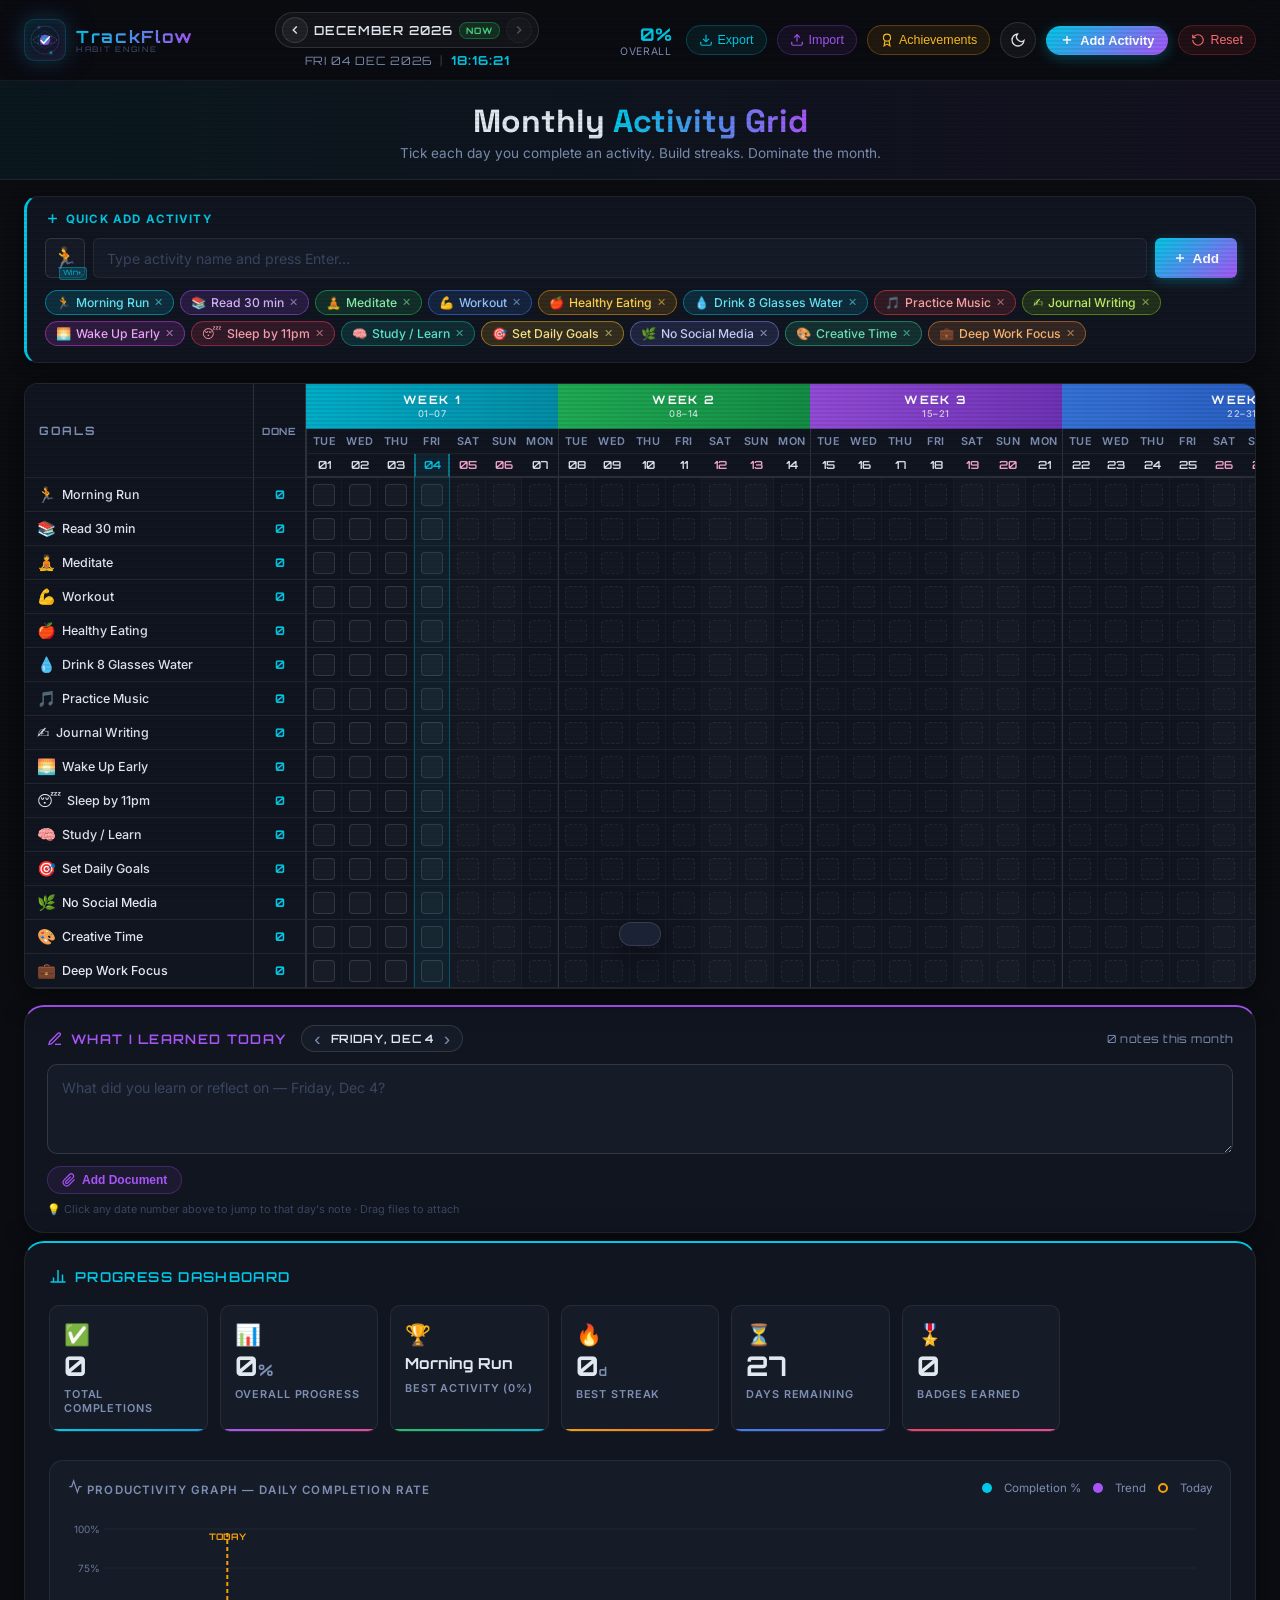
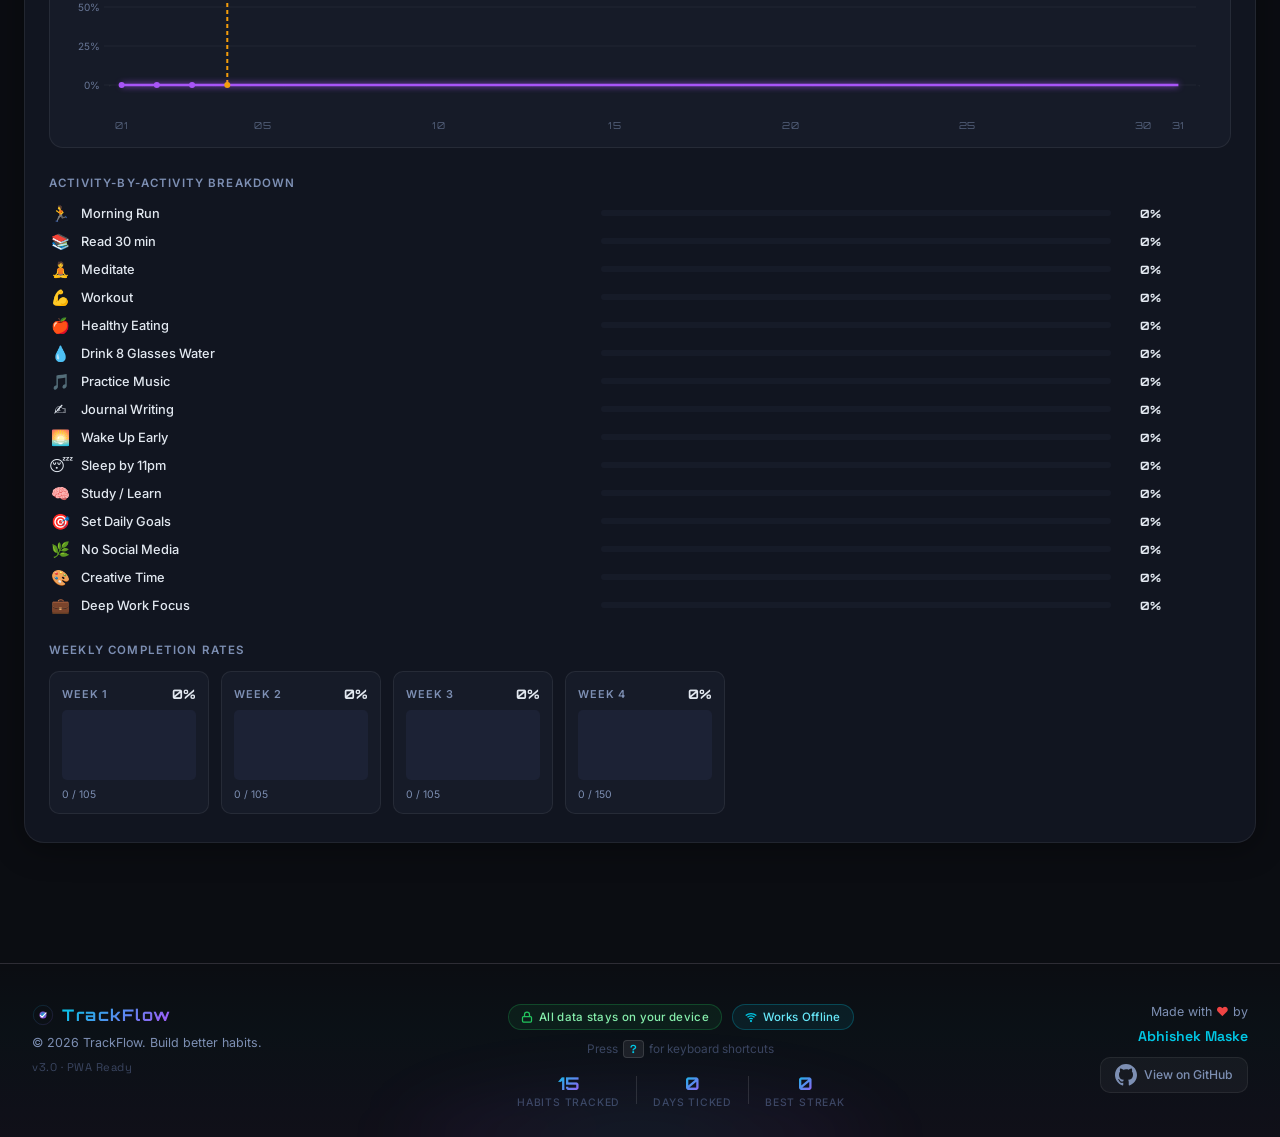
<file: index.html>
<!DOCTYPE html>
<html lang="en">
<head>
  <meta charset="UTF-8" />
  <meta name="viewport" content="width=device-width, initial-scale=1.0" />
  <title>Monthly Activity Tracker | TrackFlow</title>
  <link rel="icon" type="image/svg+xml" href="favicon.svg" />
  <meta name="description" content="Track daily habits for the whole month. Activities as rows, days grouped by weeks as columns. Visualize your consistency." />
  <!-- Open Graph / Social Sharing -->
  <meta property="og:type" content="website" />
  <meta property="og:title" content="TrackFlow — Monthly Habit Tracker" />
  <meta property="og:description" content="Track daily habits, build streaks, and visualize your consistency with a stunning dark dashboard." />
  <meta property="og:url" content="https://abhiimaske.github.io/TrackFlow/" />
  <meta name="twitter:card" content="summary" />
  <meta name="twitter:title" content="TrackFlow — Monthly Habit Tracker" />
  <meta name="twitter:description" content="Track daily habits, build streaks, and visualize your consistency." />
  <!-- PWA -->
  <link rel="manifest" href="manifest.json" />
  <meta name="theme-color" content="#00c8e6" />
  <meta name="apple-mobile-web-app-capable" content="yes" />
  <meta name="apple-mobile-web-app-status-bar-style" content="black-translucent" />
  <link rel="apple-touch-icon" href="favicon.svg" />
  <link rel="preconnect" href="https://fonts.googleapis.com" />
  <link rel="preconnect" href="https://fonts.gstatic.com" crossorigin />
  <link href="https://fonts.googleapis.com/css2?family=Inter:wght@300;400;500;600;700;800&family=Space+Grotesk:wght@400;500;600;700&family=Orbitron:wght@400;600;700&display=swap" rel="stylesheet" />
  <link rel="stylesheet" href="style.css" />
</head>
<body>

  <!-- Scanline overlay for techy feel -->
  <div class="scanlines"></div>

  <!-- Header -->
  <header class="header">
    <div class="header-inner">
      <div class="logo">
        <div class="logo-icon">
          <svg width="32" height="32" viewBox="0 0 100 100" fill="none" xmlns="http://www.w3.org/2000/svg">
            <!-- Outer glow ring -->
            <circle class="logo-ring-outer" cx="50" cy="50" r="44" stroke="url(#logoGrad1)" stroke-width="2" opacity="0.35"/>
            <!-- Orbital ring 1 (tilted) -->
            <ellipse class="logo-orbit logo-orbit-1" cx="50" cy="50" rx="36" ry="14" stroke="url(#logoGrad1)" stroke-width="1.8" stroke-dasharray="6 4" opacity="0.6"/>
            <!-- Orbital ring 2 (tilted opposite) -->
            <ellipse class="logo-orbit logo-orbit-2" cx="50" cy="50" rx="36" ry="14" stroke="url(#logoGrad2)" stroke-width="1.5" stroke-dasharray="4 6" opacity="0.45"/>
            <!-- Inner hexagon frame -->
            <polygon class="logo-hex" points="50,22 72,36 72,64 50,78 28,64 28,36" stroke="url(#logoGrad1)" stroke-width="1.5" fill="none" opacity="0.25"/>
            <!-- Core pulse circle -->
            <circle class="logo-core-pulse" cx="50" cy="50" r="18" fill="url(#logoCoreFill)" opacity="0.2"/>
            <circle class="logo-core" cx="50" cy="50" r="16" fill="url(#logoCoreFill)" opacity="0.85"/>
            <!-- Checkmark in the center -->
            <polyline class="logo-check" points="38,52 46,60 64,40" stroke="#fff" stroke-width="5" stroke-linecap="round" stroke-linejoin="round" fill="none"/>
            <!-- Small orbiting dot -->
            <circle class="logo-dot" cx="50" cy="6" r="3" fill="#00c8e6">
              <animateTransform attributeName="transform" type="rotate" from="0 50 50" to="360 50 50" dur="6s" repeatCount="indefinite"/>
            </circle>
            <!-- Second orbiting dot (reverse) -->
            <circle class="logo-dot-2" cx="94" cy="50" r="2.2" fill="#a855f7">
              <animateTransform attributeName="transform" type="rotate" from="360 50 50" to="0 50 50" dur="8s" repeatCount="indefinite"/>
            </circle>
            <!-- Gradients -->
            <defs>
              <linearGradient id="logoGrad1" x1="0%" y1="0%" x2="100%" y2="100%">
                <stop offset="0%" stop-color="#00c8e6"/>
                <stop offset="100%" stop-color="#a855f7"/>
              </linearGradient>
              <linearGradient id="logoGrad2" x1="100%" y1="0%" x2="0%" y2="100%">
                <stop offset="0%" stop-color="#a855f7"/>
                <stop offset="100%" stop-color="#22c55e"/>
              </linearGradient>
              <radialGradient id="logoCoreFill" cx="50%" cy="45%" r="50%">
                <stop offset="0%" stop-color="#00c8e6"/>
                <stop offset="100%" stop-color="#a855f7"/>
              </radialGradient>
            </defs>
          </svg>
        </div>
        <div class="logo-text-wrap">
          <span class="logo-text">TrackFlow</span>
          <span class="logo-tagline">HABIT ENGINE</span>
        </div>
      </div>
      <div class="header-center">
        <div class="month-display" id="monthDisplay"></div>
        <div class="live-clock" id="liveClock">
          <span class="clock-date" id="clockDate"></span>
          <span class="clock-sep">|</span>
          <span class="clock-time" id="clockTime"></span>
        </div>
      </div>
      <div class="header-right">
        <div class="header-stat" id="headerStat">
          <span class="stat-val" id="headerPct">0%</span>
          <span class="stat-lbl">Overall</span>
        </div>
        <button class="btn-export" id="exportBtn" title="Export data as JSON">
          <svg width="14" height="14" viewBox="0 0 24 24" fill="none" stroke="currentColor" stroke-width="2">
            <path d="M21 15v4a2 2 0 01-2 2H5a2 2 0 01-2-2v-4"/><polyline points="7 10 12 15 17 10"/><line x1="12" y1="15" x2="12" y2="3"/>
          </svg>
          Export
        </button>
        <button class="btn-import" id="importBtn" title="Import data from JSON">
          <svg width="14" height="14" viewBox="0 0 24 24" fill="none" stroke="currentColor" stroke-width="2">
            <path d="M21 15v4a2 2 0 01-2 2H5a2 2 0 01-2-2v-4"/><polyline points="17 8 12 3 7 8"/><line x1="12" y1="3" x2="12" y2="15"/>
          </svg>
          Import
        </button>
        <input type="file" id="importFileInput" accept=".json" style="display:none" />
        <button class="btn-achievements" id="achievementsBtn" title="View streaks & achievements (A)">
          <svg width="14" height="14" viewBox="0 0 24 24" fill="none" stroke="currentColor" stroke-width="2">
            <circle cx="12" cy="8" r="6"/><path d="M15.477 12.89L17 22l-5-3-5 3 1.523-9.11"/>
          </svg>
          Achievements
        </button>
        <button class="btn-theme-toggle" id="themeToggle" title="Toggle light/dark theme">
          <svg class="theme-icon-moon" width="16" height="16" viewBox="0 0 24 24" fill="none" stroke="currentColor" stroke-width="2">
            <path d="M21 12.79A9 9 0 1111.21 3 7 7 0 0021 12.79z"/>
          </svg>
          <svg class="theme-icon-sun" width="16" height="16" viewBox="0 0 24 24" fill="none" stroke="currentColor" stroke-width="2" style="display:none">
            <circle cx="12" cy="12" r="5"/><line x1="12" y1="1" x2="12" y2="3"/><line x1="12" y1="21" x2="12" y2="23"/><line x1="4.22" y1="4.22" x2="5.64" y2="5.64"/><line x1="18.36" y1="18.36" x2="19.78" y2="19.78"/><line x1="1" y1="12" x2="3" y2="12"/><line x1="21" y1="12" x2="23" y2="12"/><line x1="4.22" y1="19.78" x2="5.64" y2="18.36"/><line x1="18.36" y1="5.64" x2="19.78" y2="4.22"/>
          </svg>
        </button>
        <button class="btn-add-activity" id="openAddModal">
          <svg width="14" height="14" viewBox="0 0 24 24" fill="none" stroke="currentColor" stroke-width="2.5"><path d="M12 5v14M5 12h14"/></svg>
          Add Activity
        </button>
        <button class="btn-reset" id="resetBtn">
          <svg width="14" height="14" viewBox="0 0 24 24" fill="none" stroke="currentColor" stroke-width="2">
            <path d="M3 12a9 9 0 1 0 9-9 9.75 9.75 0 0 0-6.74 2.74L3 8"/><path d="M3 3v5h5"/>
          </svg>
          Reset
        </button>
      </div>
    </div>
  </header>

  <!-- Hero Strip -->
  <div class="hero-strip">
    <h1 class="hero-title">Monthly <span class="hl">Activity Grid</span></h1>
    <p class="hero-sub">Tick each day you complete an activity. Build streaks. Dominate the month.</p>
  </div>

  <!-- Main tracker area -->
  <main class="main-wrap">

    <!-- Quick-Add Activity Bar -->
    <div class="quick-add-bar">
      <div class="quick-add-inner">
        <div class="qa-label">
          <svg width="15" height="15" viewBox="0 0 24 24" fill="none" stroke="currentColor" stroke-width="2.5"><path d="M12 5v14M5 12h14"/></svg>
          Quick Add Activity
        </div>
        <div class="qa-inputs">
          <!-- Native emoji input: click here then press Win+. to open OS emoji picker -->
          <div class="qa-emoji-wrap" title="Click here, then press Win+. for emoji picker">
            <input type="text" id="qaEmojiInput" class="qa-emoji-input" value="🏃" maxlength="4"
              placeholder="😀" autocomplete="off" spellcheck="false" />
            <span class="qa-emoji-hint">Win+.</span>
          </div>
          <input type="text" id="qaNameInput" class="qa-name-input" placeholder="Type activity name and press Enter…" maxlength="28" />
          <button class="qa-add-btn" id="qaAddBtn">
            <svg width="14" height="14" viewBox="0 0 24 24" fill="none" stroke="currentColor" stroke-width="2.5"><path d="M12 5v14M5 12h14"/></svg>
            Add
          </button>
        </div>
        <div class="qa-chips" id="qaChips"></div>
      </div>
    </div>

    <!-- Outer scroll for the grid -->
    <div class="grid-outer">
      <div class="grid-scroll" id="gridScroll">

        <table class="tracker-grid" id="trackerGrid">
          <!-- Built entirely by JS -->
        </table>

      </div>
    </div>

    <!-- Daily Learnings Panel -->
    <div class="learnings-panel" id="learningsPanel">
      <div class="lp-header">
        <div class="lp-title">
          <svg width="16" height="16" viewBox="0 0 24 24" fill="none" stroke="currentColor" stroke-width="2">
            <path d="M12 20h9"/><path d="M16.5 3.5a2.121 2.121 0 013 3L7 19l-4 1 1-4L16.5 3.5z"/>
          </svg>
          What I Learned Today
        </div>
        <div class="lp-day-nav">
          <button class="lp-nav-btn" id="lpPrevDay" title="Previous day">&#8249;</button>
          <span class="lp-date-label" id="lpDateLabel">—</span>
          <button class="lp-nav-btn" id="lpNextDay" title="Next day">&#8250;</button>
        </div>
        <span class="lp-note-count" id="lpNoteCount">0 notes this month</span>
      </div>
      <textarea class="lp-textarea" id="lpTextarea" maxlength="2000"
        placeholder="What did you learn or reflect on today?"></textarea>

      <!-- Attachment Drop Zone -->
      <div class="lp-drop-zone" id="lpDropZone">
        <div class="lp-drop-overlay" id="lpDropOverlay">
          <svg width="28" height="28" viewBox="0 0 24 24" fill="none" stroke="currentColor" stroke-width="2">
            <path d="M21 15v4a2 2 0 01-2 2H5a2 2 0 01-2-2v-4"/><polyline points="17 8 12 3 7 8"/><line x1="12" y1="3" x2="12" y2="15"/>
          </svg>
          <span>Drop files here</span>
        </div>
        <div class="lp-attachments-list" id="lpAttachmentsList"></div>
      </div>

      <!-- Attach Actions -->
      <div class="lp-attach-actions">
        <button class="lp-attach-btn" id="lpAttachBtn" title="Attach a document or image">
          <svg width="14" height="14" viewBox="0 0 24 24" fill="none" stroke="currentColor" stroke-width="2">
            <path d="M21.44 11.05l-9.19 9.19a6 6 0 01-8.49-8.49l9.19-9.19a4 4 0 015.66 5.66l-9.2 9.19a2 2 0 01-2.83-2.83l8.49-8.48"/>
          </svg>
          Add Document
        </button>
        <input type="file" id="lpFileInput" multiple style="display:none"
          accept="image/*,.pdf,.doc,.docx,.txt,.md,.xls,.xlsx,.ppt,.pptx,.csv" />
        <span class="lp-attach-info" id="lpAttachInfo"></span>
      </div>

      <div class="lp-footer">
        <span class="lp-tip">💡 Click any date number above to jump to that day's note · Drag files to attach</span>
        <span class="lp-saved" id="lpSaved"></span>
      </div>
    </div>

    <!-- Progress Dashboard -->
    <section class="dashboard" id="dashboard">
      <div class="dash-title">
        <svg width="18" height="18" viewBox="0 0 24 24" fill="none" stroke="currentColor" stroke-width="2">
          <line x1="18" y1="20" x2="18" y2="10"/><line x1="12" y1="20" x2="12" y2="4"/>
          <line x1="6" y1="20" x2="6" y2="14"/><path d="M2 20h20"/>
        </svg>
        Progress Dashboard
      </div>

      <!-- Top stat cards -->
      <div class="stat-cards" id="statCards"></div>

      <!-- Productivity Graph -->
      <div class="graph-panel" id="graphPanel">
        <div class="graph-header">
          <div class="panel-label" style="margin-bottom:0">
            <svg width="15" height="15" viewBox="0 0 24 24" fill="none" stroke="currentColor" stroke-width="2">
              <polyline points="22 12 18 12 15 21 9 3 6 12 2 12"/>
            </svg>
            Productivity Graph — Daily Completion Rate
          </div>
          <div class="graph-legend">
            <span class="gl-dot" style="background:#00c8e6"></span><span>Completion %</span>
            <span class="gl-dot" style="background:#a855f7"></span><span>Trend</span>
            <span class="gl-dot gl-today"></span><span>Today</span>
          </div>
        </div>
        <div class="graph-wrap">
          <canvas id="prodGraph" class="prod-canvas"></canvas>
        </div>
        <div class="graph-x-labels" id="graphXLabels"></div>
      </div>

      <!-- Per-activity breakdown -->
      <div class="activity-breakdown" id="activityBreakdown"></div>

      <!-- Weekly bars -->
      <div class="weekly-panel">
        <div class="panel-label">Weekly Completion Rates</div>
        <div class="weekly-bar-row" id="weeklyBarRow"></div>
      </div>
    </section>

  </main>

  <!-- Add Activity Modal -->
  <div class="overlay" id="addModalOverlay">
    <div class="modal glass-modal">
      <div class="modal-head">
        <span class="modal-title">Add New Activity</span>
        <button class="modal-close" id="closeAddModal">✕</button>
      </div>
      <div class="modal-body">
        <label class="field-label">Activity Name</label>
        <div class="input-row">
          <input type="text" id="activityNameInput" class="text-input" placeholder="e.g. Morning Run, Read 30 min…" maxlength="28" />
        </div>
        <div class="emoji-picker-wrap">
          <label class="field-label">Pick an Emoji</label>
          <div class="modal-emoji-native">
            <input type="text" id="modalEmojiInput" class="modal-emoji-input" value="🏃" maxlength="4"
              placeholder="😀" autocomplete="off" spellcheck="false" />
            <span class="modal-emoji-tip">← Click &amp; press <kbd>Win</kbd>+<kbd>.</kbd> to open emoji picker</span>
          </div>
          <div class="emoji-grid" id="emojiGrid"></div>
        </div>
        <div class="modal-actions">
          <button class="btn-cancel-m" id="cancelAddModal">Cancel</button>
          <button class="btn-confirm-add" id="confirmAddActivity">
            <svg width="14" height="14" viewBox="0 0 24 24" fill="none" stroke="currentColor" stroke-width="2.5"><path d="M12 5v14M5 12h14"/></svg>
            Add Activity
          </button>
        </div>
      </div>
    </div>
  </div>

  <!-- Reset Confirm Modal -->
  <div class="overlay" id="resetOverlay">
    <div class="modal glass-modal narrow">
      <div class="modal-head">
        <span class="modal-title" style="color:#f87171">⚠ Reset All Data?</span>
        <button class="modal-close" id="closeResetModal">✕</button>
      </div>
      <div class="modal-body">
        <p style="color:var(--c-text2);font-size:.88rem;line-height:1.6;margin-bottom:20px">This will permanently erase all ticked days and restore default activities. Cannot be undone.</p>
        <div class="modal-actions">
          <button class="btn-cancel-m" id="cancelReset">Cancel</button>
          <button class="btn-danger-confirm" id="confirmReset">Yes, Reset Everything</button>
        </div>
      </div>
    </div>
  </div>

  <!-- Toast -->
  <div class="toast" id="toast"></div>

  <!-- Keyboard Shortcuts Modal -->
  <div class="overlay" id="shortcutsOverlay">
    <div class="modal glass-modal" style="max-width:380px">
      <div class="modal-head">
        <span class="modal-title">⌨ Keyboard Shortcuts</span>
        <button class="modal-close" id="closeShortcuts">✕</button>
      </div>
      <div class="modal-body">
        <div class="shortcuts-grid">
          <div class="sc-row"><kbd>N</kbd><span>Add new activity</span></div>
          <div class="sc-row"><kbd>←</kbd><span>Previous month</span></div>
          <div class="sc-row"><kbd>→</kbd><span>Next month</span></div>
          <div class="sc-row"><kbd>E</kbd><span>Export data (JSON)</span></div>
          <div class="sc-row"><kbd>T</kbd><span>Toggle theme</span></div>
          <div class="sc-row"><kbd>A</kbd><span>Achievements</span></div>
          <div class="sc-row"><kbd>Esc</kbd><span>Close any modal</span></div>
          <div class="sc-row"><kbd>?</kbd><span>Show this help</span></div>
        </div>
      </div>
    </div>
  </div>

  <!-- Achievements Modal -->
  <div class="overlay" id="achievementsOverlay">
    <div class="modal glass-modal ach-modal">
      <div class="modal-head">
        <span class="modal-title">
          <svg width="16" height="16" viewBox="0 0 24 24" fill="none" stroke="currentColor" stroke-width="2" style="vertical-align:-2px;margin-right:6px">
            <circle cx="12" cy="8" r="6"/><path d="M15.477 12.89L17 22l-5-3-5 3 1.523-9.11"/>
          </svg>
          Streaks &amp; Achievements
        </span>
        <button class="modal-close" id="closeAchievements">✕</button>
      </div>
      <div class="modal-body" id="achievementsContent">
        <!-- Rendered by JS -->
      </div>
    </div>
  </div>

  <!-- Site Footer -->
  <footer class="site-footer" id="siteFooter">
    <div class="footer-inner">

      <!-- Left: Branding -->
      <div class="footer-col footer-brand">
        <div class="footer-logo">
          <svg width="22" height="22" viewBox="0 0 100 100" fill="none" xmlns="http://www.w3.org/2000/svg">
            <circle cx="50" cy="50" r="44" stroke="url(#fLogoGrad)" stroke-width="2" opacity="0.35"/>
            <circle cx="50" cy="50" r="16" fill="url(#fLogoCore)" opacity="0.85"/>
            <polyline points="38,52 46,60 64,40" stroke="#fff" stroke-width="5" stroke-linecap="round" stroke-linejoin="round" fill="none"/>
            <defs>
              <linearGradient id="fLogoGrad" x1="0%" y1="0%" x2="100%" y2="100%">
                <stop offset="0%" stop-color="#00c8e6"/><stop offset="100%" stop-color="#a855f7"/>
              </linearGradient>
              <radialGradient id="fLogoCore" cx="50%" cy="45%" r="50%">
                <stop offset="0%" stop-color="#00c8e6"/><stop offset="100%" stop-color="#a855f7"/>
              </radialGradient>
            </defs>
          </svg>
          <span class="footer-logo-text">TrackFlow</span>
        </div>
        <span class="footer-copy">&copy; 2026 TrackFlow. Build better habits.</span>
        <span class="footer-version">v3.0 &middot; PWA Ready</span>
      </div>

      <!-- Center: Info + Stats -->
      <div class="footer-col footer-center">
        <div class="footer-badges">
          <span class="footer-badge footer-badge-privacy">
            <svg width="12" height="12" viewBox="0 0 24 24" fill="none" stroke="currentColor" stroke-width="2.5"><rect x="3" y="11" width="18" height="11" rx="2"/><path d="M7 11V7a5 5 0 0110 0v4"/></svg>
            All data stays on your device
          </span>
          <span class="footer-badge footer-badge-offline">
            <svg width="12" height="12" viewBox="0 0 24 24" fill="none" stroke="currentColor" stroke-width="2.5"><path d="M5 12.55a11 11 0 0114.08 0"/><path d="M1.42 9a16 16 0 0121.16 0"/><path d="M8.53 16.11a6 6 0 016.95 0"/><circle cx="12" cy="20" r="1"/></svg>
            Works Offline
          </span>
        </div>
        <span class="footer-shortcut">Press <kbd>?</kbd> for keyboard shortcuts</span>
        <div class="footer-stats" id="footerStats">
          <div class="footer-stat">
            <span class="fs-val" id="fsTotalHabits">0</span>
            <span class="fs-label">Habits Tracked</span>
          </div>
          <span class="fs-divider"></span>
          <div class="footer-stat">
            <span class="fs-val" id="fsTotalTicks">0</span>
            <span class="fs-label">Days Ticked</span>
          </div>
          <span class="fs-divider"></span>
          <div class="footer-stat">
            <span class="fs-val" id="fsStreak">0</span>
            <span class="fs-label">Best Streak</span>
          </div>
        </div>
      </div>

      <!-- Right: Credit + GitHub -->
      <div class="footer-col footer-credit">
        <span class="footer-made">Made with <span class="footer-heart">&hearts;</span> by</span>
        <a href="https://github.com/abhiimaske" target="_blank" rel="noopener noreferrer" class="footer-author">Abhishek Maske</a>
        <a href="https://github.com/abhiimaske/TrackFlow" target="_blank" rel="noopener noreferrer" class="footer-github" title="View on GitHub">
          <svg width="22" height="22" viewBox="0 0 24 24" fill="currentColor">
            <path d="M12 0C5.374 0 0 5.373 0 12c0 5.302 3.438 9.8 8.207 11.387.599.111.793-.261.793-.577v-2.234c-3.338.726-4.033-1.416-4.033-1.416-.546-1.387-1.333-1.756-1.333-1.756-1.089-.745.083-.729.083-.729 1.205.084 1.839 1.237 1.839 1.237 1.07 1.834 2.807 1.304 3.492.997.107-.775.418-1.305.762-1.604-2.665-.305-5.467-1.334-5.467-5.931 0-1.311.469-2.381 1.236-3.221-.124-.303-.535-1.524.117-3.176 0 0 1.008-.322 3.301 1.23A11.509 11.509 0 0112 5.803c1.02.005 2.047.138 3.006.404 2.291-1.552 3.297-1.23 3.297-1.23.653 1.653.242 2.874.118 3.176.77.84 1.235 1.911 1.235 3.221 0 4.609-2.807 5.624-5.479 5.921.43.372.823 1.102.823 2.222v3.293c0 .319.192.694.801.576C20.566 21.797 24 17.3 24 12c0-6.627-5.373-12-12-12z"/>
          </svg>
          <span>View on GitHub</span>
        </a>
      </div>

    </div>
    <div class="footer-glow"></div>
  </footer>

  <script src="app.js"></script>
</body>
</html>
</file>
<file: style.css>
/* ============================================================
   TrackFlow — Reference-Matched Style
   Dark techy dashboard: activities as rows, weeks as columns
   ============================================================ */

*, *::before, *::after { box-sizing: border-box; margin: 0; padding: 0; }

:root {
  --bg:        #0b0d12;
  --bg2:       #111520;
  --bg3:       #161b28;
  --bg4:       #1c2235;
  --glass:     rgba(255,255,255,0.04);
  --glass2:    rgba(255,255,255,0.07);

  /* Week colours matching reference */
  --w1: #00c8e6;   /* cyan  - week 1 */
  --w2: #22c55e;   /* green - week 2 */
  --w3: #a855f7;   /* purple- week 3 */
  --w4: #3b82f6;   /* blue  - week 4 */
  --w5: #f97316;   /* orange- week 5 */

  --accent:    #00c8e6;
  --accent2:   #a855f7;
  --green:     #22c55e;
  --amber:     #f59e0b;
  --red:       #ef4444;

  --c-text:    #e2e8f0;
  --c-text2:   #7d8fb3;
  --c-text3:   #3a4560;
  --c-border:  rgba(255,255,255,0.07);
  --c-border2: rgba(255,255,255,0.12);

  --cell-w:    36px;
  --cell-h:    34px;
  --label-w:   200px;
  --count-w:   52px;

  --font:      'Inter', system-ui, sans-serif;
  --font-d:    'Space Grotesk', system-ui, sans-serif;
  --font-hud:  'Orbitron', system-ui, sans-serif;

  --r-sm: 6px;
  --r-md: 10px;
  --r-lg: 14px;
  --r-xl: 20px;

  --ease: 0.18s cubic-bezier(0.4,0,0.2,1);
}

html { scroll-behavior: smooth; }
body {
  font-family: var(--font);
  background: var(--bg);
  color: var(--c-text);
  min-height: 100vh;
  overflow-x: hidden;
}

/* Scanlines */
.scanlines {
  pointer-events: none;
  position: fixed;
  inset: 0;
  z-index: 9999;
  background: repeating-linear-gradient(
    0deg,
    rgba(0,0,0,0) 0px,
    rgba(0,0,0,0) 2px,
    rgba(0,0,0,0.07) 2px,
    rgba(0,0,0,0.07) 4px
  );
}

/* ── Header ── */
.header {
  position: sticky; top: 0; z-index: 200;
  background: rgba(11,13,18,0.92);
  backdrop-filter: blur(20px);
  border-bottom: 1px solid var(--c-border);
}
.header-inner {
  display: flex; align-items: center; gap: 16px;
  max-width: 100%; padding: 12px 24px;
}
.logo { display: flex; align-items: center; gap: 10px; flex-shrink: 0; cursor: default; }
.logo-icon {
  width: 42px; height: 42px; border-radius: 10px;
  background: linear-gradient(135deg, rgba(0,200,230,0.12), rgba(168,85,247,0.12));
  border: 1px solid rgba(0,200,230,0.2);
  display: flex; align-items: center; justify-content: center;
  position: relative; overflow: visible;
  box-shadow:
    0 0 20px rgba(0,200,230,0.2),
    0 0 40px rgba(168,85,247,0.1),
    inset 0 0 12px rgba(0,200,230,0.08);
  transition: box-shadow 0.4s ease, transform 0.3s ease;
}
.logo:hover .logo-icon {
  box-shadow:
    0 0 28px rgba(0,200,230,0.4),
    0 0 56px rgba(168,85,247,0.2),
    inset 0 0 16px rgba(0,200,230,0.12);
  transform: scale(1.08);
}

/* Orbital ring animations */
.logo-orbit-1 { transform-origin: 50px 50px; transform-box: view-box; animation: logoOrbit1 8s linear infinite; }
.logo-orbit-2 { transform-origin: 50px 50px; transform-box: view-box; animation: logoOrbit2 10s linear infinite; }
@keyframes logoOrbit1 {
  from { transform: rotate(35deg); }
  to   { transform: rotate(395deg); }
}
@keyframes logoOrbit2 {
  from { transform: rotate(-25deg); }
  to   { transform: rotate(-385deg); }
}

/* Core pulse glow */
.logo-core-pulse {
  animation: logoPulse 2.5s ease-in-out infinite;
}
@keyframes logoPulse {
  0%, 100% { r: 18; opacity: 0.15; }
  50%      { r: 22; opacity: 0.35; }
}

/* Checkmark draw-in on load */
.logo-check {
  stroke-dasharray: 60;
  stroke-dashoffset: 60;
  animation: logoCheckDraw 1.2s 0.3s cubic-bezier(0.34,1.56,0.64,1) forwards;
}
@keyframes logoCheckDraw {
  to { stroke-dashoffset: 0; }
}

/* Orbiting dots glow */
.logo-dot   { filter: drop-shadow(0 0 4px #00c8e6); }
.logo-dot-2 { filter: drop-shadow(0 0 4px #a855f7); }

/* Hexagon subtle rotation */
.logo-hex {
  transform-origin: 50px 50px;
  transform-box: view-box;
  animation: logoHexSpin 20s linear infinite;
}
@keyframes logoHexSpin {
  from { transform: rotate(0deg); }
  to   { transform: rotate(360deg); }
}

/* Outer ring breathing */
.logo-ring-outer {
  animation: logoRingBreathe 3s ease-in-out infinite;
}
@keyframes logoRingBreathe {
  0%, 100% { opacity: 0.25; stroke-width: 1.5; }
  50%      { opacity: 0.5;  stroke-width: 2.5; }
}

/* Logo text */
.logo-text-wrap {
  display: flex; flex-direction: column; gap: 0;
}
.logo-text {
  font-family: var(--font-hud); font-size: 1.05rem; font-weight: 700;
  background-image: linear-gradient(90deg, #00c8e6, #a855f7, #00c8e6);
  background-size: 200% auto;
  -webkit-background-clip: text;
  background-clip: text;
  -webkit-text-fill-color: transparent;
  color: transparent;
  animation: logoTextShimmer 4s linear infinite;
  letter-spacing: 0.1em; line-height: 1.15;
}
@keyframes logoTextShimmer {
  to { background-position: 200% center; }
}
.logo-tagline {
  font-family: var(--font-hud); font-size: 0.48rem; font-weight: 500;
  color: var(--c-text3); letter-spacing: 0.22em; text-transform: uppercase;
  line-height: 1;
}
.header-center { flex: 1; display: flex; flex-direction: column; align-items: center; gap: 4px; }
.month-display {
  font-family: var(--font-hud); font-size: 0.85rem; font-weight: 600;
  color: var(--c-text); letter-spacing: 0.1em; text-transform: uppercase;
  padding: 4px 14px; background: var(--glass); border: 1px solid var(--c-border2);
  border-radius: 20px;
}

/* Live clock */
.live-clock {
  display: flex; align-items: center; gap: 8px;
  font-family: var(--font-hud);
  font-size: 0.72rem; letter-spacing: 0.08em;
}
.clock-date { color: var(--c-text2); }
.clock-sep  { color: var(--c-text3); }
.clock-time {
  color: var(--accent);
  font-weight: 700;
  font-size: 0.78rem;
  /* Animated pulse on second tick */
  animation: clockPulse 1s step-end infinite;
}
@keyframes clockPulse {
  0%, 100% { opacity: 1; }
  50%       { opacity: 0.6; }
}
.header-right { display: flex; align-items: center; gap: 10px; flex-shrink: 0; }
.header-stat {
  display: flex; flex-direction: column; align-items: flex-end;
  margin-right: 4px;
}
.stat-val { font-family: var(--font-hud); font-size: 1.1rem; font-weight: 700; color: var(--accent); }
.stat-lbl { font-size: 0.65rem; color: var(--c-text2); text-transform: uppercase; letter-spacing: 0.06em; }

.btn-add-activity {
  display: flex; align-items: center; gap: 6px;
  padding: 7px 14px;
  background: linear-gradient(135deg, #00c8e6 0%, #a855f7 100%);
  border: none; border-radius: 20px; color: #fff;
  font-size: 0.8rem; font-weight: 600; cursor: pointer;
  transition: var(--ease); box-shadow: 0 3px 14px rgba(0,200,230,0.3);
}
.btn-add-activity:hover { transform: translateY(-1px); box-shadow: 0 5px 20px rgba(0,200,230,0.45); }

.btn-reset {
  display: flex; align-items: center; gap: 5px;
  padding: 7px 12px;
  background: rgba(239,68,68,0.1); border: 1px solid rgba(239,68,68,0.25);
  border-radius: 20px; color: #f87171; font-size: 0.78rem; font-weight: 500; cursor: pointer;
  transition: var(--ease);
}
.btn-reset:hover { background: rgba(239,68,68,0.2); border-color: rgba(239,68,68,0.5); }

/* ── Hero Strip ── */
.hero-strip {
  background: linear-gradient(90deg, rgba(0,200,230,0.06) 0%, rgba(168,85,247,0.06) 100%);
  border-bottom: 1px solid var(--c-border);
  padding: 20px 28px 18px;
  text-align: center;
}
.hero-title {
  font-family: var(--font-d); font-size: clamp(1.4rem,2.5vw,2.2rem);
  font-weight: 700; margin-bottom: 4px;
}
.hl {
  background: linear-gradient(90deg, #00c8e6, #a855f7);
  -webkit-background-clip: text; -webkit-text-fill-color: transparent; background-clip: text;
}
.hero-sub { font-size: 0.85rem; color: var(--c-text2); }

/* ── Main Wrapper ── */
.main-wrap {
  padding: 0 0 60px;
}

/* ── Grid Outer (scroll container) ── */
.grid-outer {
  position: relative;
  padding: 20px 24px 8px;
}
.grid-scroll {
  overflow-x: auto;
  overflow-y: visible;
  border: 1px solid var(--c-border);
  border-radius: var(--r-lg);
  background: var(--bg2);
  box-shadow: 0 4px 32px rgba(0,0,0,0.5);
  scrollbar-width: thin;
  scrollbar-color: var(--bg4) transparent;
}
.grid-scroll::-webkit-scrollbar { height: 5px; }
.grid-scroll::-webkit-scrollbar-track { background: transparent; }
.grid-scroll::-webkit-scrollbar-thumb { background: var(--bg4); border-radius: 3px; }

/* ── Tracker Table ── */
.tracker-grid {
  border-collapse: separate;
  border-spacing: 0;
  width: max-content;
  min-width: 100%;
}

/* ═══════════════════════════════════════
   ROW 1 — "GOALS" + WEEK HEADERS
   ═══════════════════════════════════════ */
.th-goals-main {
  position: sticky; left: 0; z-index: 30;
  background: var(--bg2);
  width: var(--label-w); min-width: var(--label-w);
  padding: 10px 14px;
  text-align: left;
  font-family: var(--font-hud);
  font-size: 0.72rem; letter-spacing: 0.15em;
  color: var(--c-text2); text-transform: uppercase;
  border-right: 1px solid var(--c-border2);
  border-bottom: 1px solid var(--c-border);
}
.th-count-main {
  position: sticky; left: var(--label-w); z-index: 30;
  width: var(--count-w); min-width: var(--count-w);
  background: var(--bg2);
  border-right: 1px solid var(--c-border2);
  border-bottom: 1px solid var(--c-border);
  font-family: var(--font-hud);
  font-size: 0.62rem; color: var(--c-text2);
  text-transform: uppercase; letter-spacing: 0.1em;
  text-align: center; padding: 10px 4px;
}

/* Week header cells (span 7 day-cols) */
.th-week {
  text-align: center;
  font-family: var(--font-hud);
  font-size: 0.78rem; font-weight: 700; letter-spacing: 0.12em;
  color: #fff; text-transform: uppercase;
  padding: 9px 4px;
  border-bottom: 1px solid rgba(0,0,0,0.2);
  position: relative;
  user-select: none;
}
.th-week.w1 { background: linear-gradient(90deg, rgba(0,200,230,0.85), rgba(0,180,210,0.75)); }
.th-week.w2 { background: linear-gradient(90deg, rgba(34,197,94,0.85), rgba(20,180,80,0.75)); }
.th-week.w3 { background: linear-gradient(90deg, rgba(168,85,247,0.85), rgba(140,60,230,0.75)); }
.th-week.w4 { background: linear-gradient(90deg, rgba(59,130,246,0.85), rgba(40,100,230,0.75)); }
.th-week.w5 { background: linear-gradient(90deg, rgba(249,115,22,0.85), rgba(230,90,10,0.75)); }

/* ═══════════════════════════════════════
   ROW 2 — Day-of-week (Mon Tue…)
   ═══════════════════════════════════════ */
.th-dayname-stub {
  position: sticky; left: 0; z-index: 30;
  background: var(--bg2);
  border-right: 1px solid var(--c-border2);
  border-bottom: 1px solid var(--c-border2);
  padding: 6px 14px;
  font-size: 0.7rem; color: var(--c-text2); text-transform: uppercase;
  letter-spacing: 0.08em;
}
.th-count-stub {
  position: sticky; left: var(--label-w); z-index: 30;
  background: var(--bg2);
  border-right: 1px solid var(--c-border2);
  border-bottom: 1px solid var(--c-border2);
}
.th-dayname {
  text-align: center;
  font-size: 0.68rem; font-weight: 600; color: var(--c-text2);
  text-transform: uppercase; letter-spacing: 0.06em;
  padding: 5px 2px;
  border-bottom: 1px solid var(--c-border);
  min-width: var(--cell-w); width: var(--cell-w);
}
.th-dayname.sat, .th-dayname.sun { color: #f9a8d4; }

/* ═══════════════════════════════════════
   ROW 3 — Date numbers
   ═══════════════════════════════════════ */
.th-datenum-stub {
  position: sticky; left: 0; z-index: 30;
  background: var(--bg2);
  border-right: 1px solid var(--c-border2);
  border-bottom: 2px solid var(--c-border2);
  padding: 5px 14px;
  font-size: 0.68rem; color: var(--c-text3);
  text-transform: uppercase; letter-spacing: 0.08em;
}
.th-count-datenum {
  position: sticky; left: var(--label-w); z-index: 30;
  background: var(--bg2);
  border-right: 1px solid var(--c-border2);
  border-bottom: 2px solid var(--c-border2);
}
.th-datenum {
  text-align: center;
  font-family: var(--font-hud);
  font-size: 0.7rem; font-weight: 600; color: var(--c-text);
  padding: 4px 2px;
  border-bottom: 2px solid var(--c-border2);
  min-width: var(--cell-w); width: var(--cell-w);
}
.th-datenum.today-col { color: var(--accent); background: rgba(0,200,230,0.08); }
.th-datenum.weekend-col { color: #f9a8d4; }

/* ═══════════════════════════════════════
   ACTIVITY ROWS
   ═══════════════════════════════════════ */
.activity-row { transition: background var(--ease); }
.activity-row:hover { background: rgba(255,255,255,0.018); }
.activity-row:hover .td-label { background: var(--bg3); }

/* Sticky label cell */
.td-label {
  position: sticky; left: 0; z-index: 10;
  background: var(--bg2);
  min-width: var(--label-w); width: var(--label-w);
  padding: 0 12px;
  border-right: 1px solid var(--c-border2);
  border-bottom: 1px solid var(--c-border);
  height: var(--cell-h);
  transition: background var(--ease);
  cursor: default;
}
.td-label-inner {
  display: flex; align-items: center; gap: 6px;
  height: 100%;
  width: 100%;
}
.td-label-emoji { font-size: 0.95rem; flex-shrink: 0; }
.td-label-text {
  flex: 1; min-width: 0;
  font-size: 0.78rem; font-weight: 500; color: var(--c-text);
  white-space: nowrap; overflow: hidden; text-overflow: ellipsis;
  cursor: default; border-radius: 4px;
  transition: color var(--ease);
}
.td-label-text:hover { color: var(--accent); }
.td-label-text.renaming { overflow: visible; white-space: normal; }


/* Pencil edit button */
.td-edit-btn {
  flex-shrink: 0;
  opacity: 0;
  width: 20px; height: 20px;
  border: 1px solid rgba(0,200,230,0.3);
  background: rgba(0,200,230,0.08);
  border-radius: 4px;
  color: var(--accent);
  font-size: 10px;
  cursor: pointer;
  transition: var(--ease);
  display: flex; align-items: center; justify-content: center;
  padding: 0;
}
.td-label:hover .td-edit-btn { opacity: 1; }
.td-edit-btn:hover {
  background: rgba(0,200,230,0.2);
  border-color: var(--accent);
  transform: scale(1.1);
}

/* Remove button */
.td-remove-btn {
  flex-shrink: 0;
  opacity: 0; width: 16px; height: 16px;
  border: none; background: rgba(239,68,68,0.15);
  border-radius: 50%; color: #f87171; font-size: 10px;
  cursor: pointer; transition: var(--ease);
  display: flex; align-items: center; justify-content: center;
}
.td-label:hover .td-remove-btn { opacity: 1; }
.td-remove-btn:hover { background: rgba(239,68,68,0.45); }

/* Inline rename input */
.inline-rename-input {
  width: 130px;
  height: 22px;
  padding: 0 7px;
  background: var(--bg4);
  border: 1.5px solid var(--accent);
  border-radius: 5px;
  color: var(--c-text);
  font-family: var(--font);
  font-size: 0.78rem;
  font-weight: 500;
  outline: none;
  box-shadow: 0 0 0 3px rgba(0,200,230,0.15);
  animation: renameIn 0.18s cubic-bezier(0.34,1.56,0.64,1);
}
@keyframes renameIn {
  from { opacity:0; transform: scaleX(0.7); }
  to   { opacity:1; transform: scaleX(1); }
}



/* Count cell (sticky) */
.td-count {
  position: sticky; left: var(--label-w); z-index: 10;
  background: var(--bg2);
  width: var(--count-w); min-width: var(--count-w);
  text-align: center;
  border-right: 1px solid var(--c-border2);
  border-bottom: 1px solid var(--c-border);
  font-family: var(--font-hud);
  font-size: 0.75rem; font-weight: 700;
  color: var(--accent);
  padding: 0 4px;
}

/* Checker cell */
.td-check {
  text-align: center; vertical-align: middle;
  border-bottom: 1px solid var(--c-border);
  border-right: 1px solid rgba(255,255,255,0.03);
  padding: 2px;
  min-width: var(--cell-w); width: var(--cell-w);
  height: var(--cell-h);
}
.td-check.today-col-cell { background: rgba(0,200,230,0.04); }
.td-check.weekend-cell { background: rgba(255,255,255,0.01); }

/* The actual checkbox button */
.chk {
  width: 22px; height: 22px;
  border-radius: 4px;
  border: 1.5px solid var(--c-border2);
  background: rgba(255,255,255,0.03);
  cursor: pointer;
  display: inline-flex; align-items: center; justify-content: center;
  transition: all var(--ease);
  position: relative; overflow: hidden;
}
.chk:hover:not(.future) {
  border-color: var(--accent);
  background: rgba(0,200,230,0.1);
  transform: scale(1.12);
}
.chk.done {
  background: var(--green);
  border-color: var(--green);
  box-shadow: 0 0 8px rgba(34,197,94,0.5);
}
.chk.done .chk-icon { opacity: 1; transform: scale(1) rotate(0deg); }
.chk-icon {
  opacity: 0;
  transform: scale(0.4) rotate(-30deg);
  transition: all 0.2s cubic-bezier(0.34,1.56,0.64,1);
  color: #fff;
  pointer-events: none;
}
/* Future dates are now fully accessible — styled as faint but clickable */
.chk.future {
  opacity: 0.45;
  border-style: dashed;
  border-color: rgba(255,255,255,0.15);
}

/* Week column separators */
.td-check.week-start-col,
.th-dayname.week-start-col,
.th-datenum.week-start-col { border-left: 1px solid var(--c-border2); }

/* ── Empty state ── */
.empty-row td {
  text-align: center; padding: 48px 20px;
  color: var(--c-text2); font-size: 0.88rem;
}
.empty-icon { font-size: 2.5rem; margin-bottom: 10px; }

/* ── Progress Row (inline mini bars per activity) ── */
.pct-bar-outer {
  position: sticky; left: var(--label-w); z-index: 5;
  padding: 0;
}

/* ── Dashboard ── */
.dashboard {
  margin: 8px 24px 0;
  background: var(--bg2);
  border: 1px solid var(--c-border);
  border-top: 2px solid var(--accent);
  border-radius: var(--r-xl);
  padding: 24px 24px 28px;
  box-shadow: 0 4px 32px rgba(0,0,0,0.4);
}
.dash-title {
  display: flex; align-items: center; gap: 8px;
  font-family: var(--font-hud); font-size: 0.85rem; font-weight: 600;
  color: var(--accent); letter-spacing: 0.1em; text-transform: uppercase;
  margin-bottom: 20px;
}

/* Stat Cards */
.stat-cards {
  display: grid;
  grid-template-columns: repeat(auto-fill, minmax(150px, 1fr));
  gap: 12px; margin-bottom: 28px;
}
.s-card {
  background: var(--bg3);
  border: 1px solid var(--c-border);
  border-radius: var(--r-md);
  padding: 16px 14px;
  display: flex; flex-direction: column; gap: 6px;
  position: relative; overflow: hidden;
  transition: var(--ease);
}
.s-card::after {
  content: ''; position: absolute; bottom: 0; left: 0; right: 0;
  height: 2px;
}
.s-card.sc-cyan::after   { background: linear-gradient(90deg,#00c8e6,#0ea5e9); }
.s-card.sc-purple::after { background: linear-gradient(90deg,#a855f7,#ec4899); }
.s-card.sc-green::after  { background: linear-gradient(90deg,#22c55e,#06b6d4); }
.s-card.sc-amber::after  { background: linear-gradient(90deg,#f59e0b,#f97316); }
.s-card.sc-blue::after   { background: linear-gradient(90deg,#3b82f6,#6366f1); }
.s-card.sc-rose::after   { background: linear-gradient(90deg,#f43f5e,#ec4899); }
.s-card:hover { transform: translateY(-2px); border-color: var(--c-border2); }
.s-card-icon  { font-size: 1.3rem; }
.s-card-val {
  font-family: var(--font-hud); font-size: 1.7rem; font-weight: 700;
  color: var(--c-text); line-height: 1;
}
.s-card-lbl { font-size: 0.68rem; text-transform: uppercase; letter-spacing: 0.08em; color: var(--c-text2); font-weight: 600; }

/* Activity Breakdown */
.activity-breakdown {
  margin-bottom: 28px;
}
.breakdown-label {
  font-size: 0.72rem; text-transform: uppercase; letter-spacing: 0.1em;
  color: var(--c-text2); font-weight: 600; margin-bottom: 14px;
}
.ab-rows { display: flex; flex-direction: column; gap: 9px; }
.ab-row {
  display: grid;
  grid-template-columns: 22px minmax(120px,1fr) 1fr 40px 60px;
  gap: 10px; align-items: center;
}
.ab-emoji { font-size: 0.95rem; text-align: center; }
.ab-name {
  font-size: 0.8rem; font-weight: 500; overflow: hidden;
  text-overflow: ellipsis; white-space: nowrap;
}
.ab-bar-wrap {
  height: 6px; background: var(--bg3); border-radius: 3px; overflow: hidden;
}
.ab-bar-fill {
  height: 100%; border-radius: 3px;
  transition: width 0.7s cubic-bezier(0.4,0,0.2,1);
}
.ab-pct {
  font-family: var(--font-hud); font-size: 0.72rem; font-weight: 700;
  color: var(--c-text); text-align: right;
}
.ab-streak {
  font-size: 0.68rem; color: var(--amber); text-align: right; white-space: nowrap;
}

/* Weekly bars */
.panel-label {
  font-size: 0.72rem; text-transform: uppercase; letter-spacing: 0.1em;
  color: var(--c-text2); font-weight: 600; margin-bottom: 14px;
}
.weekly-bar-row {
  display: flex; gap: 12px; flex-wrap: wrap;
}
.wb-card {
  background: var(--bg3); border: 1px solid var(--c-border);
  border-radius: var(--r-md); padding: 14px 12px 12px;
  min-width: 110px; display: flex; flex-direction: column; gap: 8px;
  flex: 1; max-width: 160px;
  transition: var(--ease);
}
.wb-card:hover { transform: translateY(-2px); border-color: var(--c-border2); }
.wb-head { display: flex; align-items: center; justify-content: space-between; }
.wb-name { font-size: 0.68rem; text-transform: uppercase; letter-spacing: 0.08em; color: var(--c-text2); font-weight: 600; }
.wb-pct { font-family: var(--font-hud); font-size: 0.82rem; font-weight: 700; color: var(--c-text); }
.wb-track {
  height: 70px; background: var(--bg4); border-radius: 5px;
  display: flex; flex-direction: column-reverse; overflow: hidden;
}
.wb-fill { border-radius: 5px; transition: height 0.7s cubic-bezier(0.4,0,0.2,1); }
.wb-fill.wf1 { background: linear-gradient(0deg, #00c8e6, #0ea5e9); }
.wb-fill.wf2 { background: linear-gradient(0deg, #22c55e, #16a34a); }
.wb-fill.wf3 { background: linear-gradient(0deg, #a855f7, #7c3aed); }
.wb-fill.wf4 { background: linear-gradient(0deg, #3b82f6, #2563eb); }
.wb-fill.wf5 { background: linear-gradient(0deg, #f97316, #ea580c); }
.wb-done { font-size: 0.65rem; color: var(--c-text2); }

/* ── Modals ── */
.overlay {
  position: fixed; inset: 0; z-index: 1000;
  background: rgba(0,0,0,0.65); backdrop-filter: blur(10px);
  display: none; align-items: center; justify-content: center;
}
.overlay.open { display: flex; }
.glass-modal {
  background: var(--bg3); border: 1px solid var(--c-border2);
  border-radius: var(--r-xl); width: 90%; max-width: 440px;
  box-shadow: 0 20px 60px rgba(0,0,0,0.7);
  animation: mIn 0.28s cubic-bezier(0.34,1.56,0.64,1);
}
.glass-modal.narrow { max-width: 360px; }
@keyframes mIn {
  from { opacity:0; transform:scale(0.85) translateY(20px); }
  to   { opacity:1; transform:scale(1) translateY(0); }
}
.modal-head {
  display: flex; align-items: center; justify-content: space-between;
  padding: 18px 20px 14px;
  border-bottom: 1px solid var(--c-border);
}
.modal-title { font-family: var(--font-d); font-size: 1rem; font-weight: 700; }
.modal-close {
  background: none; border: none; color: var(--c-text2);
  font-size: 1rem; cursor: pointer; padding: 2px 6px; border-radius: 4px;
  transition: var(--ease);
}
.modal-close:hover { color: var(--c-text); background: var(--glass2); }
.modal-body { padding: 18px 20px 20px; }
.field-label {
  display: block; font-size: 0.72rem; text-transform: uppercase;
  letter-spacing: 0.08em; color: var(--c-text2); font-weight: 600;
  margin-bottom: 8px;
}
.input-row { margin-bottom: 16px; }
.text-input {
  width: 100%; padding: 10px 13px;
  background: var(--bg4); border: 1px solid var(--c-border);
  border-radius: var(--r-md); color: var(--c-text);
  font-family: var(--font); font-size: 0.9rem; outline: none;
  transition: var(--ease);
}
.text-input::placeholder { color: var(--c-text3); }
.text-input:focus { border-color: var(--accent); box-shadow: 0 0 0 3px rgba(0,200,230,0.1); }

.emoji-picker-wrap { margin-bottom: 20px; }
.emoji-grid {
  display: flex; flex-wrap: wrap; gap: 8px;
}
.emoji-btn {
  width: 38px; height: 38px;
  background: var(--bg4); border: 1.5px solid var(--c-border);
  border-radius: var(--r-sm); font-size: 1.1rem;
  cursor: pointer; display: flex; align-items: center; justify-content: center;
  transition: var(--ease);
}
.emoji-btn:hover { border-color: var(--accent); transform: scale(1.12); }
.emoji-btn.selected { border-color: var(--accent); background: rgba(0,200,230,0.12); }

.modal-actions { display: flex; gap: 10px; justify-content: flex-end; }
.btn-cancel-m {
  padding: 9px 18px; background: var(--bg4); border: 1px solid var(--c-border);
  border-radius: var(--r-md); color: var(--c-text2); font-size: 0.85rem;
  cursor: pointer; transition: var(--ease);
}
.btn-cancel-m:hover { border-color: var(--c-border2); color: var(--c-text); }
.btn-confirm-add {
  display: flex; align-items: center; gap: 6px;
  padding: 9px 18px; background: linear-gradient(135deg, #00c8e6, #a855f7);
  border: none; border-radius: var(--r-md); color: #fff;
  font-size: 0.85rem; font-weight: 600; cursor: pointer;
  transition: var(--ease); box-shadow: 0 3px 14px rgba(0,200,230,0.3);
}
.btn-confirm-add:hover { transform: translateY(-1px); box-shadow: 0 5px 20px rgba(0,200,230,0.45); }
.btn-danger-confirm {
  padding: 9px 18px; background: linear-gradient(135deg, #ef4444, #dc2626);
  border: none; border-radius: var(--r-md); color: #fff;
  font-size: 0.85rem; font-weight: 600; cursor: pointer;
  transition: var(--ease);
}
.btn-danger-confirm:hover { transform: translateY(-1px); box-shadow: 0 5px 20px rgba(239,68,68,0.4); }

/* Toast */
.toast {
  position: fixed; bottom: 24px; left: 50%;
  transform: translateX(-50%) translateY(70px);
  background: var(--bg4); border: 1px solid var(--c-border2);
  padding: 11px 20px; border-radius: 28px;
  font-size: 0.85rem; font-weight: 500; color: var(--c-text);
  box-shadow: 0 8px 30px rgba(0,0,0,0.5);
  z-index: 9999; pointer-events: none; white-space: nowrap;
  transition: transform 0.32s cubic-bezier(0.34,1.56,0.64,1);
  backdrop-filter: blur(20px);
}
.toast.show { transform: translateX(-50%) translateY(0); }

/* Scrollbar global */
::-webkit-scrollbar { width: 5px; height: 5px; }
::-webkit-scrollbar-track { background: transparent; }
::-webkit-scrollbar-thumb { background: var(--bg4); border-radius: 3px; }

/* Responsive */
@media (max-width:768px) {
  .hero-strip { padding: 16px; }
  .grid-outer  { padding: 12px; }
  .dashboard   { margin: 8px 12px 0; padding: 18px 14px; }
  :root { --cell-w: 30px; --cell-h: 30px; --label-w: 155px; }
  .ab-row { grid-template-columns: 20px 1fr 1fr 36px; }
  .ab-streak { display: none; }
  .header-inner { padding: 10px 14px; }
  .btn-add-activity span { display: none; }
  .stat-val { font-size: 0.95rem; }
  .quick-add-bar { margin: 8px 12px 0; }
  .qa-chips { display: none; }
}

/* ══════════════════════════════════════════
   QUICK-ADD ACTIVITY BAR
   ══════════════════════════════════════════ */
.quick-add-bar {
  margin: 16px 24px 0;
  background: var(--bg2);
  border: 1px solid var(--c-border);
  border-left: 3px solid var(--accent);
  border-radius: var(--r-lg);
  padding: 14px 18px 16px;
  box-shadow: 0 2px 16px rgba(0,0,0,0.35);
}
.quick-add-inner { display: flex; flex-direction: column; gap: 12px; }
.qa-label {
  display: flex; align-items: center; gap: 6px;
  font-size: 0.72rem; text-transform: uppercase; letter-spacing: 0.1em;
  color: var(--accent); font-weight: 700;
}
.qa-inputs {
  display: flex; align-items: center; gap: 8px;
  flex-wrap: wrap;
  position: relative;
}
.qa-emoji-btn {
  width: 40px; height: 40px;
  background: var(--bg3); border: 1.5px solid var(--c-border2);
  border-radius: var(--r-sm); font-size: 1.2rem;
  cursor: pointer; display: flex; align-items: center; justify-content: center;
  transition: var(--ease); flex-shrink: 0; position: relative;
}
.qa-emoji-btn:hover { border-color: var(--accent); transform: scale(1.08); }

/* Emoji dropdown */
.qa-emoji-dropdown {
  position: absolute;
  top: calc(100% + 6px); left: 0; z-index: 500;
  background: var(--bg3); border: 1px solid var(--c-border2);
  border-radius: var(--r-md); padding: 10px;
  display: none; flex-wrap: wrap; gap: 6px;
  width: 280px; max-height: 200px; overflow-y: auto;
  box-shadow: 0 10px 40px rgba(0,0,0,0.6);
  animation: mIn 0.2s cubic-bezier(0.34,1.56,0.64,1);
}
.qa-emoji-dropdown.open { display: flex; }
.qa-emoji-opt {
  width: 34px; height: 34px;
  background: var(--bg4); border: 1.5px solid transparent;
  border-radius: 6px; font-size: 1rem; cursor: pointer;
  display: flex; align-items: center; justify-content: center;
  transition: var(--ease);
}
.qa-emoji-opt:hover  { border-color: var(--accent); transform: scale(1.1); }
.qa-emoji-opt.active { border-color: var(--accent); background: rgba(0,200,230,0.12); }

.qa-name-input {
  flex: 1; min-width: 200px;
  height: 40px; padding: 0 13px;
  background: var(--bg3); border: 1.5px solid var(--c-border);
  border-radius: var(--r-sm); color: var(--c-text);
  font-family: var(--font); font-size: 0.88rem; outline: none;
  transition: var(--ease);
}
.qa-name-input::placeholder { color: var(--c-text3); }
.qa-name-input:focus { border-color: var(--accent); box-shadow: 0 0 0 3px rgba(0,200,230,0.1); }

.qa-add-btn {
  height: 40px; padding: 0 18px;
  display: flex; align-items: center; gap: 6px;
  background: linear-gradient(135deg, #00c8e6, #a855f7);
  border: none; border-radius: var(--r-sm); color: #fff;
  font-size: 0.85rem; font-weight: 600; cursor: pointer;
  transition: var(--ease); flex-shrink: 0;
  box-shadow: 0 3px 12px rgba(0,200,230,0.3);
}
.qa-add-btn:hover { transform: translateY(-1px); box-shadow: 0 5px 18px rgba(0,200,230,0.45); }
.qa-add-btn:active { transform: translateY(0); }

/* Chips row */
.qa-chips { display: flex; flex-wrap: wrap; gap: 6px; }
.qa-chip {
  display: flex; align-items: center; gap: 5px;
  padding: 4px 10px;
  border-radius: 14px; font-size: 0.76rem; font-weight: 500;
  border: 1px solid; cursor: default;
  animation: chipIn 0.22s cubic-bezier(0.34,1.56,0.64,1);
  transition: var(--ease);
}
.qa-chip:hover { transform: translateY(-1px); }
@keyframes chipIn {
  from { opacity:0; transform:scale(0.75) translateY(5px); }
  to   { opacity:1; transform:scale(1) translateY(0); }
}
.qa-chip-remove {
  background: none; border: none; cursor: pointer;
  opacity: 0.6; font-size: 11px; line-height: 1;
  transition: var(--ease); color: inherit; padding: 0;
}
.qa-chip-remove:hover { opacity: 1; }

/* ══════════════════════════════════════════
   PRODUCTIVITY GRAPH PANEL
   ══════════════════════════════════════════ */
.graph-panel {
  margin-bottom: 28px;
  background: var(--bg3);
  border: 1px solid var(--c-border);
  border-radius: var(--r-lg);
  padding: 18px 18px 12px;
  overflow: hidden;
}
.graph-header {
  display: flex; align-items: center; justify-content: space-between;
  flex-wrap: wrap; gap: 10px;
  margin-bottom: 16px;
}
.graph-legend {
  display: flex; align-items: center; gap: 12px;
  font-size: 0.72rem; color: var(--c-text2);
}
.gl-dot {
  width: 10px; height: 10px;
  border-radius: 50%; display: inline-block;
}
.gl-dot.gl-today {
  background: transparent;
  border: 2px solid var(--amber);
}

.graph-wrap {
  position: relative;
  width: 100%;
}
.prod-canvas {
  width: 100%;
  height: 200px;
  display: block;
  border-radius: 8px;
}
.graph-x-labels {
  display: flex;
  justify-content: space-between;
  margin-top: 6px;
  padding: 0 4px;
  font-size: 0.62rem;
  color: var(--c-text3);
  font-family: var(--font-hud);
  letter-spacing: 0.05em;
  pointer-events: none;
}

/* ══════════════════════════════════════════
   MONTH NAVIGATION (Prev/Next + History)
   ══════════════════════════════════════════ */
.month-display {
  display: flex; align-items: center; gap: 6px;
  padding: 4px 6px;
  background: var(--glass); border: 1px solid var(--c-border2);
  border-radius: 20px;
  font-family: var(--font-hud);
}
.mnav-btn {
  width: 26px; height: 26px;
  background: rgba(255,255,255,0.06);
  border: 1px solid var(--c-border2);
  border-radius: 50%;
  color: var(--c-text);
  cursor: pointer;
  display: flex; align-items: center; justify-content: center;
  transition: var(--ease); flex-shrink: 0;
}
.mnav-btn:hover { background: rgba(0,200,230,0.15); border-color: var(--accent); color: var(--accent); }
.mnav-btn.mnav-disabled { opacity: 0.3; cursor: not-allowed; }
.mnav-btn.mnav-disabled:hover { background: rgba(255,255,255,0.06); border-color: var(--c-border2); color: var(--c-text); }

.mnav-label {
  display: flex; align-items: center; gap: 6px;
  font-size: 0.78rem; font-weight: 600; letter-spacing: 0.08em;
  color: var(--c-text); text-transform: uppercase; white-space: nowrap;
}
.mnav-now-badge {
  font-size: 0.55rem; font-weight: 700; letter-spacing: 0.1em;
  padding: 2px 6px; border-radius: 8px;
  background: rgba(34,197,94,0.15); color: #4ade80;
  border: 1px solid rgba(34,197,94,0.35);
}
.mnav-hist-badge {
  font-size: 0.55rem; font-weight: 700; letter-spacing: 0.1em;
  padding: 2px 6px; border-radius: 8px;
  background: rgba(245,158,11,0.15); color: #fbbf24;
  border: 1px solid rgba(245,158,11,0.35);
  animation: histPulse 2s ease-in-out infinite;
}
@keyframes histPulse {
  0%, 100% { opacity: 1; }
  50%       { opacity: 0.6; }
}

/* ══════════════════════════════════════════
   WEEK HEADER — Day Range Labels
   ══════════════════════════════════════════ */
.th-week {
  /* Stack WEEK N above the day range */
  display: table-cell; /* keep table-cell but add flex to inner */
}
.wk-num {
  display: block;
  font-size: 0.72rem; font-weight: 700; letter-spacing: 0.12em;
  line-height: 1.3;
}
.wk-range {
  display: block;
  font-size: 0.58rem; font-weight: 500; letter-spacing: 0.06em;
  opacity: 0.75;
  font-family: var(--font);
  line-height: 1.2;
}

/* ══════════════════════════════════════════
   TODAY COLUMN — Strong Glow Highlight
   ══════════════════════════════════════════ */
.today-col {
  background: rgba(0,200,230,0.08) !important;
  border-left: 2px solid rgba(0,200,230,0.5) !important;
  border-right: 2px solid rgba(0,200,230,0.5) !important;
}
.today-col-cell {
  background: rgba(0,200,230,0.06) !important;
  border-left: 1px solid rgba(0,200,230,0.3) !important;
  border-right: 1px solid rgba(0,200,230,0.3) !important;
}

/* ══════════════════════════════════════════
   NATIVE EMOJI INPUT (Quick-Add Bar)
   ══════════════════════════════════════════ */
.qa-emoji-wrap {
  position: relative;
  display: flex; align-items: center;
  flex-shrink: 0;
}
.qa-emoji-input {
  width: 40px; height: 40px;
  background: var(--bg3); border: 1.5px solid var(--c-border2);
  border-radius: var(--r-sm);
  font-size: 1.3rem; text-align: center;
  color: var(--c-text); cursor: pointer; outline: none;
  transition: var(--ease);
  caret-color: transparent;
}
.qa-emoji-input:focus {
  border-color: var(--accent);
  box-shadow: 0 0 0 3px rgba(0,200,230,0.12);
  caret-color: var(--accent);
}
/* Win+. hint badge — kept very small */
.qa-emoji-hint {
  position: absolute;
  bottom: -2px; right: -2px;
  font-size: 0.45rem;
  font-family: var(--font-hud);
  letter-spacing: 0;
  padding: 1px 3px;
  background: rgba(0,200,230,0.2);
  border: 1px solid rgba(0,200,230,0.35);
  border-radius: 3px;
  color: var(--accent);
  pointer-events: none;
  line-height: 1.2;
  white-space: nowrap;
}

/* ══════════════════════════════════════════
   NATIVE EMOJI INPUT (Modal)
   ══════════════════════════════════════════ */
.modal-emoji-native {
  display: flex; align-items: center; gap: 10px;
  margin-bottom: 10px;
}
.modal-emoji-input {
  width: 48px; height: 48px;
  background: var(--bg4); border: 1.5px solid var(--c-border2);
  border-radius: var(--r-sm);
  font-size: 1.5rem; text-align: center;
  color: var(--c-text); cursor: pointer; outline: none;
  transition: var(--ease);
}
.modal-emoji-input:focus { border-color: var(--accent); box-shadow: 0 0 0 3px rgba(0,200,230,0.12); }
.modal-emoji-tip {
  font-size: 0.72rem; color: var(--c-text2);
  display: flex; align-items: center; gap: 4px;
  flex-wrap: wrap;
}
.modal-emoji-tip kbd {
  display: inline-flex; align-items: center; justify-content: center;
  padding: 1px 5px; border-radius: 4px;
  background: var(--bg4); border: 1px solid var(--c-border2);
  font-family: var(--font); font-size: 0.7rem; color: var(--c-text);
}

/* ══════════════════════════════════════════
   3-STATE CHECKBOX — Skip State
   ══════════════════════════════════════════ */
.chk.skip {
  background: rgba(245,158,11,0.18) !important;
  border-color: rgba(245,158,11,0.6) !important;
  color: #fbbf24 !important;
}
.chk.skip .chk-icon { stroke: #fbbf24 !important; }

/* ══════════════════════════════════════════
   NOTE DOT — Indicator on date cells
   ══════════════════════════════════════════ */
.th-datenum {
  position: relative;
  cursor: pointer;
}
.th-datenum:hover { color: var(--accent); }
.note-dot {
  position: absolute;
  bottom: 2px; right: 3px;
  width: 5px; height: 5px;
  border-radius: 50%;
  background: var(--accent);
  box-shadow: 0 0 4px var(--accent);
  pointer-events: none;
}

/* ══════════════════════════════════════════
   DAILY LEARNINGS PANEL
   ══════════════════════════════════════════ */
.learnings-panel {
  margin: 8px 24px 0;
  background: var(--bg2);
  border: 1px solid var(--c-border);
  border-top: 2px solid #a855f7;
  border-radius: var(--r-xl);
  padding: 18px 22px 16px;
  box-shadow: 0 4px 24px rgba(0,0,0,0.3);
}
.lp-header {
  display: flex; align-items: center; gap: 14px;
  flex-wrap: wrap;
  margin-bottom: 12px;
}
.lp-title {
  display: flex; align-items: center; gap: 8px;
  font-family: var(--font-hud); font-size: 0.82rem; font-weight: 600;
  color: #a855f7; letter-spacing: 0.1em; text-transform: uppercase;
}
.lp-day-nav {
  display: flex; align-items: center; gap: 8px;
  background: var(--bg3); border: 1px solid var(--c-border2);
  border-radius: 20px; padding: 3px 10px;
}
.lp-nav-btn {
  background: none; border: none; color: var(--c-text2);
  font-size: 1.2rem; cursor: pointer; padding: 0 2px;
  line-height: 1; transition: color var(--ease);
}
.lp-nav-btn:hover:not(:disabled) { color: #a855f7; }
.lp-nav-btn:disabled { opacity: 0.3; cursor: not-allowed; }
.lp-date-label {
  font-family: var(--font-hud); font-size: 0.72rem; font-weight: 600;
  color: var(--c-text); letter-spacing: 0.06em; white-space: nowrap;
}
.lp-note-count {
  margin-left: auto;
  font-size: 0.7rem; color: var(--c-text2);
  font-family: var(--font-hud); letter-spacing: 0.05em;
}
.lp-textarea {
  width: 100%; min-height: 90px; max-height: 200px;
  background: var(--bg3); border: 1px solid var(--c-border2);
  border-radius: var(--r-md);
  color: var(--c-text); font-family: var(--font); font-size: 0.88rem;
  line-height: 1.6; padding: 12px 14px;
  resize: vertical; outline: none;
  transition: border-color var(--ease), box-shadow var(--ease);
  box-sizing: border-box;
}
.lp-textarea:focus {
  border-color: #a855f7;
  box-shadow: 0 0 0 3px rgba(168,85,247,0.12);
}
.lp-textarea::placeholder { color: var(--c-text3); }
.lp-footer {
  display: flex; align-items: center; justify-content: space-between;
  margin-top: 8px;
}
.lp-tip {
  font-size: 0.68rem; color: var(--c-text3);
}
.lp-saved {
  font-size: 0.72rem; color: #4ade80;
  font-family: var(--font-hud);
  opacity: 0; transition: opacity 0.3s;
}
.lp-saved.show { opacity: 1; }

/* ══════════════════════════════════════════
   ATTACHMENT DROP ZONE + CARDS
   ══════════════════════════════════════════ */
.lp-drop-zone {
  position: relative;
  margin-top: 8px;
  min-height: 0;
  border-radius: var(--r-md);
  transition: all 0.25s ease;
}
.lp-drop-zone.drag-over {
  background: rgba(168,85,247,0.06);
  border: 2px dashed rgba(168,85,247,0.5);
  border-radius: var(--r-md);
  min-height: 80px;
}
.lp-drop-overlay {
  display: none;
  position: absolute; inset: 0;
  flex-direction: column; align-items: center; justify-content: center; gap: 6px;
  color: #a855f7;
  font-size: 0.82rem; font-weight: 600;
  letter-spacing: 0.05em;
  pointer-events: none;
  z-index: 5;
  animation: dropPulse 1.5s ease-in-out infinite;
}
.lp-drop-zone.drag-over .lp-drop-overlay { display: flex; }
@keyframes dropPulse {
  0%, 100% { opacity: 0.7; }
  50%      { opacity: 1; }
}

/* Attachments list */
.lp-attachments-list {
  display: flex; flex-wrap: wrap; gap: 8px;
  padding: 0;
}
.lp-attachments-list:empty { display: none; }

/* Individual attachment card */
.lp-attach-card {
  display: flex; align-items: center; gap: 8px;
  padding: 6px 10px 6px 8px;
  background: var(--bg3);
  border: 1px solid var(--c-border2);
  border-radius: var(--r-sm);
  font-size: 0.75rem;
  color: var(--c-text);
  cursor: pointer;
  transition: var(--ease);
  max-width: 220px;
  position: relative;
  animation: chipIn 0.22s cubic-bezier(0.34,1.56,0.64,1);
}
.lp-attach-card:hover {
  border-color: #a855f7;
  transform: translateY(-1px);
  box-shadow: 0 3px 12px rgba(168,85,247,0.15);
}

/* Image thumbnail */
.lp-attach-thumb {
  width: 32px; height: 32px;
  border-radius: 4px;
  object-fit: cover;
  flex-shrink: 0;
  border: 1px solid var(--c-border);
}

/* Document icon placeholder */
.lp-attach-icon {
  width: 32px; height: 32px;
  border-radius: 4px;
  background: rgba(168,85,247,0.1);
  border: 1px solid rgba(168,85,247,0.25);
  display: flex; align-items: center; justify-content: center;
  font-size: 0.85rem;
  flex-shrink: 0;
  color: #a855f7;
}

/* File info */
.lp-attach-info-wrap {
  display: flex; flex-direction: column; gap: 1px;
  min-width: 0; flex: 1;
}
.lp-attach-name {
  font-weight: 500;
  white-space: nowrap; overflow: hidden; text-overflow: ellipsis;
  font-size: 0.72rem;
}
.lp-attach-size {
  font-size: 0.62rem;
  color: var(--c-text2);
  font-family: var(--font-hud);
  letter-spacing: 0.04em;
}

/* Remove button */
.lp-attach-remove {
  position: absolute; top: -4px; right: -4px;
  width: 16px; height: 16px;
  border-radius: 50%;
  background: rgba(239,68,68,0.9);
  border: none;
  color: #fff; font-size: 9px;
  cursor: pointer;
  display: flex; align-items: center; justify-content: center;
  opacity: 0;
  transition: var(--ease);
  box-shadow: 0 1px 4px rgba(0,0,0,0.3);
}
.lp-attach-card:hover .lp-attach-remove { opacity: 1; }
.lp-attach-remove:hover { transform: scale(1.15); background: #ef4444; }

/* Attach actions row */
.lp-attach-actions {
  display: flex; align-items: center; gap: 10px;
  margin-top: 8px;
}
.lp-attach-btn {
  display: flex; align-items: center; gap: 6px;
  padding: 6px 14px;
  background: rgba(168,85,247,0.08);
  border: 1px solid rgba(168,85,247,0.25);
  border-radius: 16px;
  color: #a855f7;
  font-size: 0.75rem; font-weight: 600;
  cursor: pointer;
  transition: var(--ease);
}
.lp-attach-btn:hover {
  background: rgba(168,85,247,0.18);
  border-color: #a855f7;
  transform: translateY(-1px);
}
.lp-attach-info {
  font-size: 0.65rem;
  color: var(--c-text3);
  font-family: var(--font-hud);
  letter-spacing: 0.04em;
}

/* ══════════════════════════════════════════
   EXPORT / IMPORT BUTTONS
   ══════════════════════════════════════════ */
.btn-export, .btn-import {
  display: flex; align-items: center; gap: 5px;
  padding: 7px 12px;
  background: rgba(0,200,230,0.08); border: 1px solid rgba(0,200,230,0.25);
  border-radius: 20px; color: var(--accent); font-size: 0.78rem; font-weight: 500; cursor: pointer;
  transition: var(--ease);
}
.btn-export:hover, .btn-import:hover {
  background: rgba(0,200,230,0.18); border-color: var(--accent);
  transform: translateY(-1px);
}
.btn-import {
  background: rgba(168,85,247,0.08); border-color: rgba(168,85,247,0.25); color: var(--accent2);
}
.btn-import:hover {
  background: rgba(168,85,247,0.18); border-color: var(--accent2);
}

/* ══════════════════════════════════════════
   THEME TOGGLE
   ══════════════════════════════════════════ */
.btn-theme-toggle {
  width: 36px; height: 36px;
  background: var(--glass); border: 1px solid var(--c-border2);
  border-radius: 50%; color: var(--c-text);
  cursor: pointer; display: flex; align-items: center; justify-content: center;
  transition: var(--ease); flex-shrink: 0;
  padding: 0;
}
.btn-theme-toggle:hover {
  background: rgba(0,200,230,0.15); border-color: var(--accent);
  color: var(--accent); transform: rotate(30deg);
}

/* ══════════════════════════════════════════
   KEYBOARD SHORTCUTS MODAL
   ══════════════════════════════════════════ */
.shortcuts-grid {
  display: flex; flex-direction: column; gap: 10px;
}
.sc-row {
  display: flex; align-items: center; gap: 14px;
}
.sc-row kbd {
  display: inline-flex; align-items: center; justify-content: center;
  min-width: 40px; height: 30px;
  padding: 2px 10px;
  background: var(--bg4); border: 1px solid var(--c-border2);
  border-radius: 6px;
  font-family: var(--font-hud); font-size: 0.72rem; font-weight: 600;
  color: var(--accent);
  box-shadow: 0 2px 0 var(--c-border);
}
.sc-row span {
  font-size: 0.85rem; color: var(--c-text2);
}

/* ══════════════════════════════════════════
   ACHIEVEMENTS BUTTON & MODAL
   ══════════════════════════════════════════ */
.btn-achievements {
  display: flex; align-items: center; gap: 5px;
  padding: 7px 12px;
  background: rgba(245,158,11,0.1); border: 1px solid rgba(245,158,11,0.3);
  border-radius: 20px; color: #fbbf24; font-size: 0.78rem; font-weight: 500; cursor: pointer;
  transition: var(--ease);
}
.btn-achievements:hover {
  background: rgba(245,158,11,0.2); border-color: rgba(245,158,11,0.6);
  transform: translateY(-1px); box-shadow: 0 4px 16px rgba(245,158,11,0.25);
}

/* Achievement Modal — wider than default */
.ach-modal {
  max-width: 680px !important;
  width: 90vw;
}
.ach-modal .modal-body {
  max-height: 70vh;
  overflow-y: auto;
  scrollbar-width: thin;
  scrollbar-color: var(--bg4) transparent;
  padding-bottom: 24px;
}

/* Summary cards row */
.ach-summary {
  display: flex; gap: 12px; margin-bottom: 20px;
}
.ach-summary-card {
  flex: 1;
  background: var(--glass2);
  border: 1px solid var(--c-border2);
  border-radius: var(--r-md);
  padding: 14px 12px;
  display: flex; flex-direction: column; align-items: center; gap: 4px;
  text-align: center;
}
.ach-summary-val {
  font-family: var(--font-hud);
  font-size: 1.5rem; font-weight: 700; color: var(--accent);
}
.ach-summary-val small {
  font-size: 0.75rem; color: var(--c-text2); font-weight: 400;
}
.ach-summary-lbl {
  font-size: 0.7rem; color: var(--c-text2); line-height: 1.3;
}

/* Badge legend */
.ach-legend {
  background: var(--glass);
  border: 1px solid var(--c-border);
  border-radius: var(--r-md);
  padding: 14px 16px;
  margin-bottom: 20px;
}
.ach-legend-title {
  font-size: 0.72rem; font-weight: 600; text-transform: uppercase;
  letter-spacing: 0.08em; color: var(--c-text2); margin-bottom: 10px;
}
.ach-legend-grid {
  display: flex; flex-wrap: wrap; gap: 8px;
}
.ach-legend-item {
  display: flex; align-items: center; gap: 6px;
  background: var(--glass2);
  border: 1px solid var(--c-border);
  border-radius: 20px;
  padding: 5px 12px 5px 8px;
  font-size: 0.78rem;
}
.ach-legend-icon { font-size: 1.1rem; }
.ach-legend-name { color: var(--c-text); font-weight: 500; }
.ach-legend-days {
  font-family: var(--font-hud); font-size: 0.65rem;
  color: var(--c-text2); letter-spacing: 0.04em;
}

/* Activities title */
.ach-activities-title {
  font-size: 0.72rem; font-weight: 600; text-transform: uppercase;
  letter-spacing: 0.08em; color: var(--c-text2); margin-bottom: 12px;
}

/* Empty state */
.ach-empty {
  text-align: center; padding: 30px 20px;
  color: var(--c-text2); font-size: 0.88rem;
}

/* Activity list */
.ach-list {
  display: flex; flex-direction: column; gap: 8px;
}
.ach-row {
  display: flex; align-items: center; gap: 12px;
  background: var(--glass);
  border: 1px solid var(--c-border);
  border-radius: var(--r-md);
  padding: 10px 14px;
  transition: var(--ease);
}
.ach-row:hover {
  background: var(--glass2);
  border-color: var(--c-border2);
}
.ach-row-left {
  display: flex; align-items: center; gap: 10px;
  min-width: 140px; flex-shrink: 0;
}
.ach-row-emoji { font-size: 1.3rem; }
.ach-row-info {
  display: flex; flex-direction: column; gap: 2px;
}
.ach-row-name {
  font-size: 0.82rem; font-weight: 500; color: var(--c-text);
  white-space: nowrap; overflow: hidden; text-overflow: ellipsis;
  max-width: 120px;
}
.ach-row-streak {
  font-size: 0.68rem; color: var(--c-text2);
  font-family: var(--font-hud); letter-spacing: 0.02em;
}

/* Streak bar in modal */
.ach-row-center { flex: 1; min-width: 80px; }
.ach-bar-wrap {
  height: 6px;
  background: var(--glass2);
  border-radius: 3px;
  overflow: hidden;
}
.ach-bar-fill {
  height: 100%;
  border-radius: 3px;
  transition: width 0.5s ease;
}

/* Badge pills */
.ach-row-badges {
  display: flex; gap: 4px; flex-shrink: 0;
}
.ach-badge {
  display: flex; align-items: center; justify-content: center;
  width: 28px; height: 28px;
  border-radius: 50%;
  border: 1.5px solid transparent;
  font-size: 0.9rem;
  transition: var(--ease);
  cursor: default;
}
.ach-badge-locked {
  opacity: 0.2;
  filter: grayscale(1);
  border-color: var(--c-border) !important;
  box-shadow: none !important;
}
.ach-badge:not(.ach-badge-locked):hover {
  transform: scale(1.25);
}

/* ══════════════════════════════════════════
   LIGHT THEME
   ══════════════════════════════════════════ */
html.light {
  --bg:        #f0f2f5;
  --bg2:       #ffffff;
  --bg3:       #f7f8fa;
  --bg4:       #e8eaef;
  --glass:     rgba(0,0,0,0.03);
  --glass2:    rgba(0,0,0,0.06);

  --accent:    #0891b2;
  --accent2:   #7c3aed;
  --green:     #16a34a;
  --amber:     #d97706;
  --red:       #dc2626;

  --c-text:    #1e293b;
  --c-text2:   #64748b;
  --c-text3:   #94a3b8;
  --c-border:  rgba(0,0,0,0.08);
  --c-border2: rgba(0,0,0,0.12);
}

/* Light theme specific overrides */
html.light body {
  background: var(--bg);
  color: var(--c-text);
}
html.light .scanlines { display: none; }
html.light .header {
  background: rgba(255,255,255,0.92);
  border-bottom-color: var(--c-border);
}
html.light .logo-icon {
  background: linear-gradient(135deg, rgba(8,145,178,0.1), rgba(124,58,237,0.1));
  border-color: rgba(8,145,178,0.25);
  box-shadow: 0 0 14px rgba(8,145,178,0.15);
}
html.light .logo-text {
  background-image: linear-gradient(90deg, #0891b2, #7c3aed, #0891b2);
}
html.light .hero-strip {
  background: linear-gradient(90deg, rgba(8,145,178,0.06), rgba(124,58,237,0.06));
}
html.light .grid-scroll {
  background: #fff;
  border-color: var(--c-border);
  box-shadow: 0 2px 16px rgba(0,0,0,0.08);
}
html.light .th-goals-main,
html.light .th-count-main,
html.light .th-dayname-stub,
html.light .th-count-stub,
html.light .th-datenum-stub,
html.light .th-count-datenum,
html.light .td-label,
html.light .td-count {
  background: #fff;
}
html.light .activity-row:hover .td-label { background: #f7f8fa; }
html.light .chk {
  border-color: rgba(0,0,0,0.15);
  background: rgba(0,0,0,0.02);
}
html.light .chk:hover:not(.future) {
  border-color: var(--accent);
  background: rgba(8,145,178,0.08);
}
html.light .chk.done {
  background: var(--green);
  border-color: var(--green);
  box-shadow: 0 0 6px rgba(22,163,74,0.3);
}
html.light .chk.skip {
  background: rgba(217,119,6,0.12) !important;
  border-color: rgba(217,119,6,0.5) !important;
}
html.light .chk.skip .chk-icon { stroke: #d97706 !important; }
html.light .dashboard {
  background: #fff;
  border-color: var(--c-border);
  box-shadow: 0 2px 16px rgba(0,0,0,0.06);
}
html.light .s-card { background: #f7f8fa; }
html.light .graph-panel { background: #f7f8fa; }
html.light .glass-modal {
  background: #fff;
  border-color: var(--c-border);
  box-shadow: 0 16px 48px rgba(0,0,0,0.15);
}
html.light .overlay { background: rgba(0,0,0,0.3); }
html.light .text-input, html.light .qa-name-input {
  background: #f7f8fa; border-color: var(--c-border);
  color: var(--c-text);
}
html.light .toast {
  background: #fff; border-color: var(--c-border);
  color: var(--c-text);
  box-shadow: 0 4px 20px rgba(0,0,0,0.12);
}
html.light .quick-add-bar {
  background: #fff; border-color: var(--c-border);
}
html.light .learnings-panel {
  background: #fff; border-color: var(--c-border);
}
html.light .lp-textarea {
  background: #f7f8fa; border-color: var(--c-border);
  color: var(--c-text);
}
html.light .qa-emoji-input, html.light .modal-emoji-input {
  background: #f7f8fa; border-color: var(--c-border); color: var(--c-text);
}
html.light .btn-reset {
  background: rgba(220,38,38,0.06); border-color: rgba(220,38,38,0.2);
  color: #dc2626;
}
html.light .wb-card { background: #f7f8fa; }
html.light .wb-track { background: #e8eaef; }
html.light .lp-attach-card { background: #f7f8fa; border-color: var(--c-border); }
html.light .lp-attach-icon { background: rgba(124,58,237,0.08); border-color: rgba(124,58,237,0.2); }
html.light .lp-drop-zone.drag-over { background: rgba(124,58,237,0.04); border-color: rgba(124,58,237,0.4); }
html.light .lp-attach-btn { background: rgba(124,58,237,0.06); border-color: rgba(124,58,237,0.2); color: #7c3aed; }
html.light .btn-achievements {
  background: rgba(217,119,6,0.08); border-color: rgba(217,119,6,0.25); color: #d97706;
}
html.light .btn-achievements:hover {
  background: rgba(217,119,6,0.15); border-color: rgba(217,119,6,0.5);
}
html.light .ach-summary-card { background: #f7f8fa; border-color: var(--c-border); }
html.light .ach-legend { background: #f7f8fa; border-color: var(--c-border); }
html.light .ach-row { background: #f7f8fa; border-color: var(--c-border); }
html.light .ach-row:hover { background: #eef0f4; }
html.light .ach-legend-item { background: #fff; border-color: var(--c-border); }

/* Smooth theme transition */
html { transition: background-color 0.35s ease, color 0.35s ease; }
body, .header, .grid-scroll, .dashboard, .glass-modal, .toast, .quick-add-bar,
.learnings-panel, .td-label, .td-count, .s-card, .graph-panel, .wb-card,
.chk, .text-input, .qa-name-input, .lp-textarea {
  transition: background-color 0.35s ease, color 0.35s ease, border-color 0.35s ease, box-shadow 0.35s ease;
}

/* ══════════════════════════════════════════
   PRINT STYLES
   ══════════════════════════════════════════ */
@media print {
  .scanlines, .header, .hero-strip, .quick-add-bar, .learnings-panel,
  .overlay, .toast, .btn-add-activity, .btn-reset, .btn-export, .btn-import,
  .btn-theme-toggle, .btn-achievements, .td-remove-btn, .td-edit-btn, .qa-chip-remove { display: none !important; }

  body { background: #fff !important; color: #000 !important; }
  .grid-scroll { border: 1px solid #ccc !important; box-shadow: none !important; overflow: visible !important; }
  .tracker-grid { font-size: 10px; }
  .dashboard { border: 1px solid #ccc !important; box-shadow: none !important; }
  .s-card { border: 1px solid #ddd !important; }
  .chk.done { background: #22c55e !important; print-color-adjust: exact; -webkit-print-color-adjust: exact; }
  .th-week { print-color-adjust: exact; -webkit-print-color-adjust: exact; }
}

/* ══════════════════════════════════════════
   RESPONSIVE — Additional for new buttons
   ══════════════════════════════════════════ */
@media (max-width:768px) {
  .btn-export, .btn-import, .btn-achievements { padding: 6px 8px; font-size: 0; gap: 0; }
  .btn-export svg, .btn-import svg, .btn-achievements svg { margin: 0; }
  .btn-theme-toggle { width: 32px; height: 32px; }
  .ach-summary { flex-direction: column; }
  .ach-row { flex-wrap: wrap; }
  .ach-row-left { min-width: 100%; }
  .ach-row-center { min-width: 100%; order: 3; }
  .ach-row-badges { order: 2; margin-left: auto; }
}

/* ══════════════════════════════════════════
   SITE FOOTER
   ══════════════════════════════════════════ */
.site-footer {
  position: relative;
  margin-top: 60px;
  padding: 40px 32px 28px;
  background: linear-gradient(180deg, transparent 0%, rgba(0,200,230,0.02) 40%, rgba(168,85,247,0.03) 100%);
  border-top: 1px solid var(--c-border2);
  overflow: hidden;
}
.footer-glow {
  position: absolute;
  bottom: -60px;
  left: 50%;
  transform: translateX(-50%);
  width: 500px;
  height: 120px;
  background: radial-gradient(ellipse, rgba(0,200,230,0.08) 0%, rgba(168,85,247,0.05) 50%, transparent 80%);
  pointer-events: none;
  filter: blur(30px);
}
.footer-inner {
  display: flex;
  align-items: flex-start;
  justify-content: space-between;
  max-width: 1400px;
  margin: 0 auto;
  gap: 32px;
}
.footer-col {
  display: flex;
  flex-direction: column;
  gap: 8px;
}

/* ── Left: Branding ── */
.footer-brand {
  align-items: flex-start;
}
.footer-logo {
  display: flex;
  align-items: center;
  gap: 8px;
}
.footer-logo-text {
  font-family: var(--font-hud);
  font-size: 1rem;
  font-weight: 700;
  background: linear-gradient(135deg, #00c8e6, #a855f7);
  -webkit-background-clip: text;
  -webkit-text-fill-color: transparent;
  background-clip: text;
  letter-spacing: 1.5px;
}
.footer-copy {
  font-size: 0.78rem;
  color: var(--c-text2);
  line-height: 1.5;
}
.footer-version {
  font-size: 0.7rem;
  color: var(--c-text3);
  font-family: var(--font-d);
  letter-spacing: 0.5px;
}

/* ── Center: Badges + Stats ── */
.footer-center {
  align-items: center;
  text-align: center;
}
.footer-badges {
  display: flex;
  gap: 10px;
  flex-wrap: wrap;
  justify-content: center;
}
.footer-badge {
  display: inline-flex;
  align-items: center;
  gap: 6px;
  padding: 5px 12px;
  border-radius: 20px;
  font-size: 0.72rem;
  font-weight: 500;
  letter-spacing: 0.3px;
  border: 1px solid;
}
.footer-badge-privacy {
  background: rgba(34,197,94,0.08);
  border-color: rgba(34,197,94,0.25);
  color: #86efac;
}
.footer-badge-privacy svg { color: #22c55e; }
.footer-badge-offline {
  background: rgba(0,200,230,0.08);
  border-color: rgba(0,200,230,0.25);
  color: #67e8f9;
}
.footer-badge-offline svg { color: #00c8e6; }
.footer-shortcut {
  font-size: 0.74rem;
  color: var(--c-text3);
  margin-top: 2px;
}
.footer-shortcut kbd {
  display: inline-block;
  padding: 1px 6px;
  border-radius: 4px;
  font-size: 0.72rem;
  font-family: var(--font-d);
  font-weight: 600;
  background: var(--glass2);
  border: 1px solid var(--c-border2);
  color: var(--accent);
  margin: 0 2px;
}
.footer-stats {
  display: flex;
  align-items: center;
  gap: 16px;
  margin-top: 6px;
}
.footer-stat {
  display: flex;
  flex-direction: column;
  align-items: center;
  gap: 2px;
}
.fs-val {
  font-family: var(--font-hud);
  font-size: 1.1rem;
  font-weight: 700;
  background: linear-gradient(135deg, #00c8e6, #a855f7);
  -webkit-background-clip: text;
  -webkit-text-fill-color: transparent;
  background-clip: text;
}
.fs-label {
  font-size: 0.65rem;
  color: var(--c-text3);
  text-transform: uppercase;
  letter-spacing: 0.8px;
  font-weight: 500;
}
.fs-divider {
  width: 1px;
  height: 28px;
  background: var(--c-border2);
  flex-shrink: 0;
}

/* ── Right: Credit + GitHub ── */
.footer-credit {
  align-items: flex-end;
  text-align: right;
}
.footer-made {
  font-size: 0.78rem;
  color: var(--c-text2);
}
.footer-heart {
  color: #ef4444;
  display: inline-block;
  animation: heartBeat 1.2s ease-in-out infinite;
}
@keyframes heartBeat {
  0%, 100% { transform: scale(1); }
  14% { transform: scale(1.25); }
  28% { transform: scale(1); }
  42% { transform: scale(1.2); }
  56% { transform: scale(1); }
}
.footer-author {
  font-family: var(--font-d);
  font-size: 0.88rem;
  font-weight: 600;
  color: var(--accent);
  text-decoration: none;
  transition: color var(--ease), text-shadow var(--ease);
}
.footer-author:hover {
  color: #67e8f9;
  text-shadow: 0 0 12px rgba(0,200,230,0.4);
}
.footer-github {
  display: inline-flex;
  align-items: center;
  gap: 7px;
  margin-top: 4px;
  padding: 6px 14px;
  border-radius: var(--r-md);
  font-size: 0.76rem;
  font-weight: 500;
  color: var(--c-text2);
  text-decoration: none;
  background: var(--glass);
  border: 1px solid var(--c-border);
  transition: all var(--ease);
}
.footer-github svg {
  transition: transform 0.3s ease, color 0.3s ease;
}
.footer-github:hover {
  color: #e2e8f0;
  background: var(--glass2);
  border-color: var(--c-border2);
  box-shadow: 0 0 16px rgba(0,200,230,0.12);
  transform: translateY(-1px);
}
.footer-github:hover svg {
  transform: scale(1.15);
  color: #e2e8f0;
}

/* ── Light Theme Footer Overrides ── */
html.light .site-footer {
  background: linear-gradient(180deg, transparent 0%, rgba(0,200,230,0.03) 40%, rgba(168,85,247,0.03) 100%);
  border-top-color: #e2e5ec;
}
html.light .footer-copy,
html.light .footer-made { color: #64748b; }
html.light .footer-version,
html.light .footer-shortcut,
html.light .fs-label { color: #94a3b8; }
html.light .footer-badge-privacy {
  background: rgba(34,197,94,0.06);
  border-color: rgba(34,197,94,0.25);
  color: #15803d;
}
html.light .footer-badge-offline {
  background: rgba(0,200,230,0.06);
  border-color: rgba(0,200,230,0.25);
  color: #0e7490;
}
html.light .footer-shortcut kbd {
  background: #f1f5f9;
  border-color: #e2e8f0;
  color: #0e7490;
}
html.light .footer-author { color: #0e7490; }
html.light .footer-author:hover { color: #0891b2; text-shadow: none; }
html.light .footer-github {
  color: #64748b;
  background: rgba(0,0,0,0.03);
  border-color: #e2e8f0;
}
html.light .footer-github:hover {
  color: #1e293b;
  background: rgba(0,0,0,0.06);
  border-color: #cbd5e1;
  box-shadow: 0 2px 8px rgba(0,0,0,0.06);
}
html.light .footer-glow { opacity: 0.5; }
html.light .fs-divider { background: #e2e8f0; }

/* ── Print: hide footer ── */
@media print {
  .site-footer { display: none !important; }
}

/* ── Responsive Footer ── */
@media (max-width:900px) {
  .footer-inner {
    flex-direction: column;
    align-items: center;
    text-align: center;
    gap: 24px;
  }
  .footer-brand { align-items: center; }
  .footer-credit { align-items: center; text-align: center; }
}
@media (max-width:480px) {
  .site-footer { padding: 28px 16px 20px; }
  .footer-badges { flex-direction: column; align-items: center; }
  .footer-stats { gap: 12px; }
  .fs-val { font-size: 0.95rem; }
}
</file>
